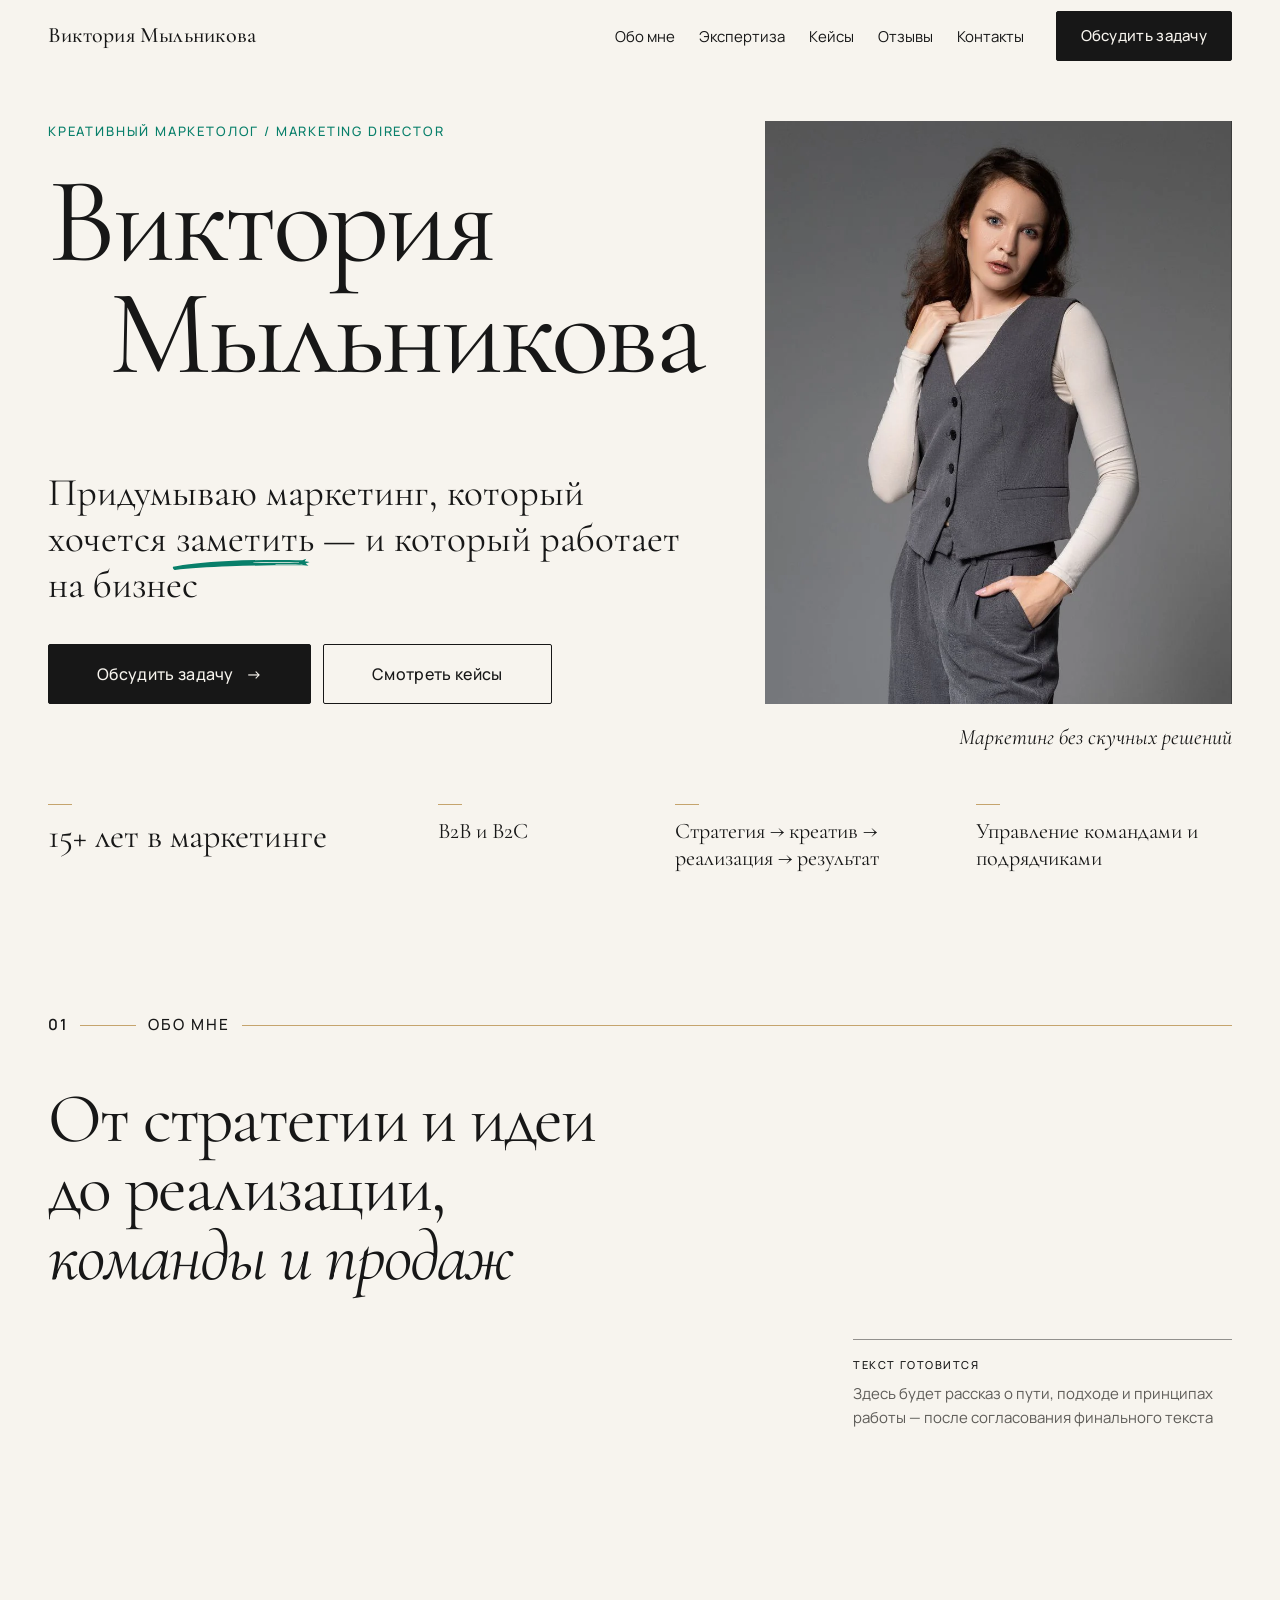
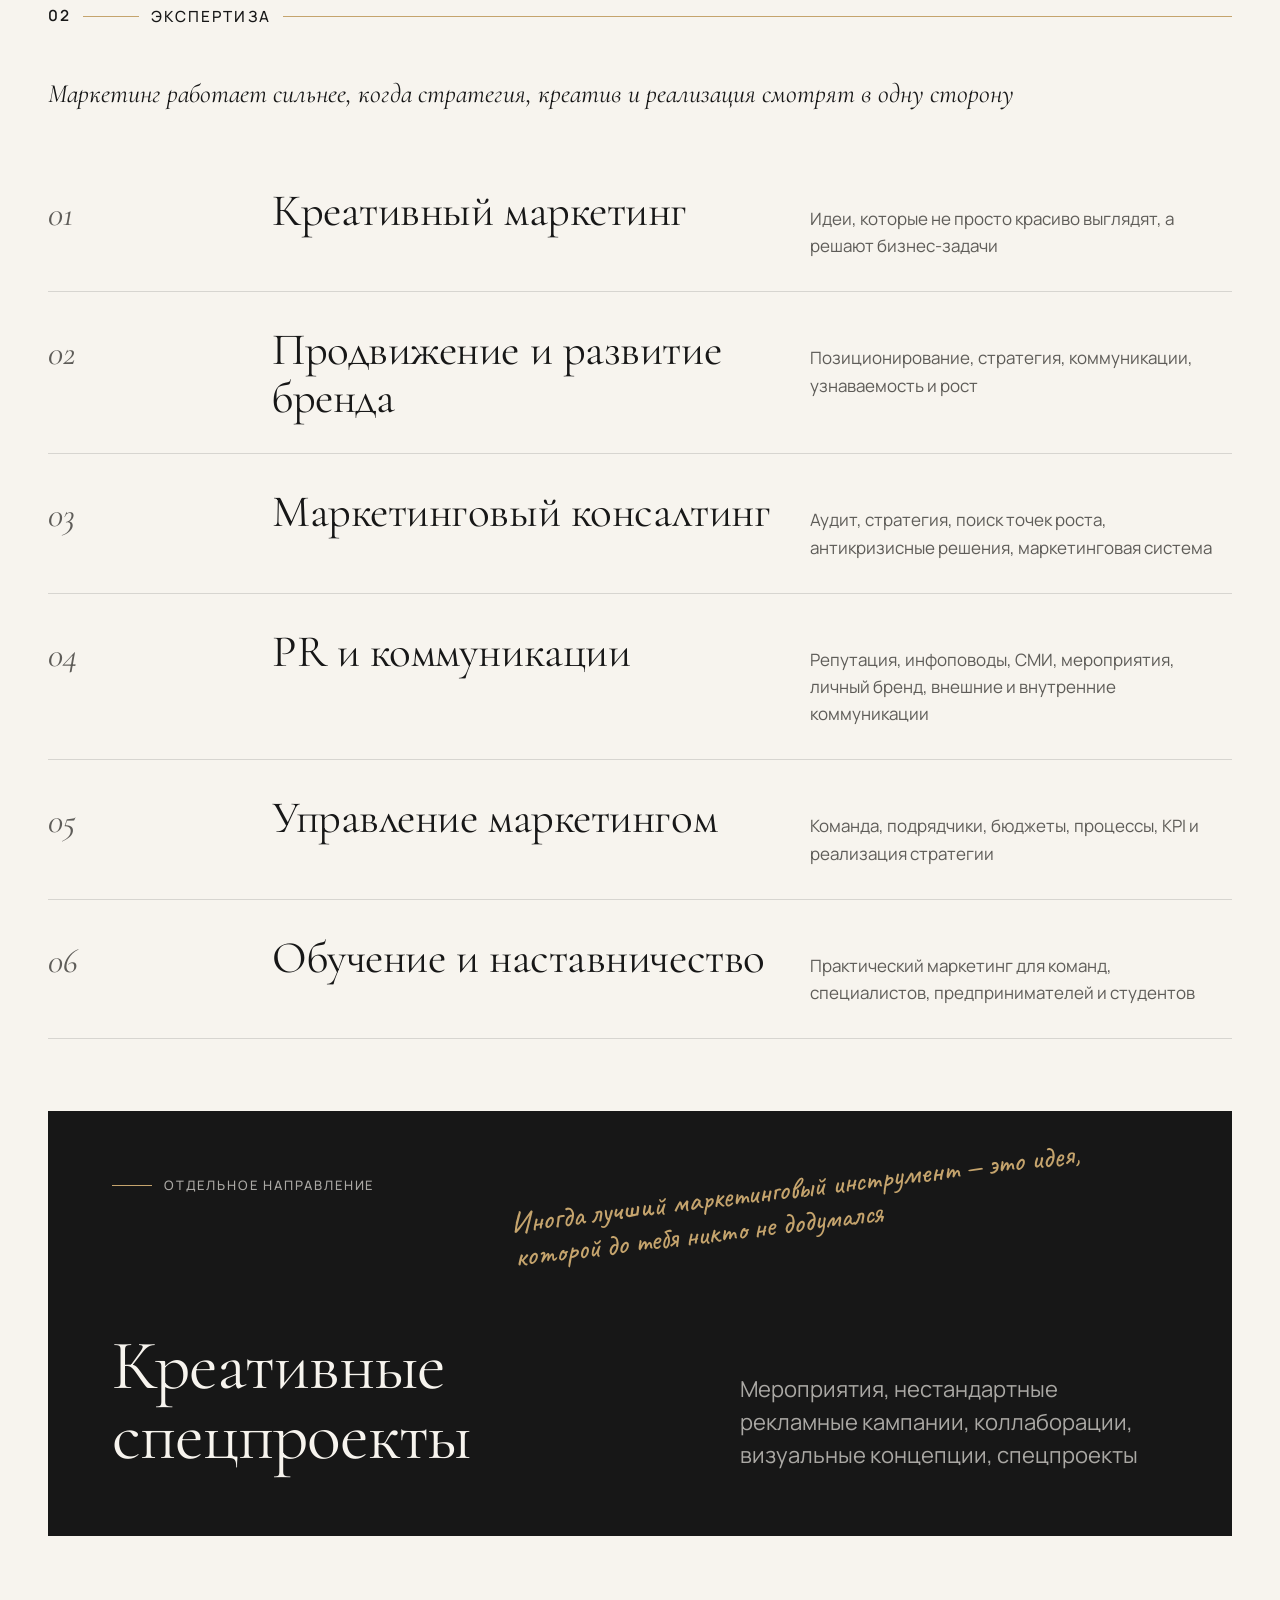
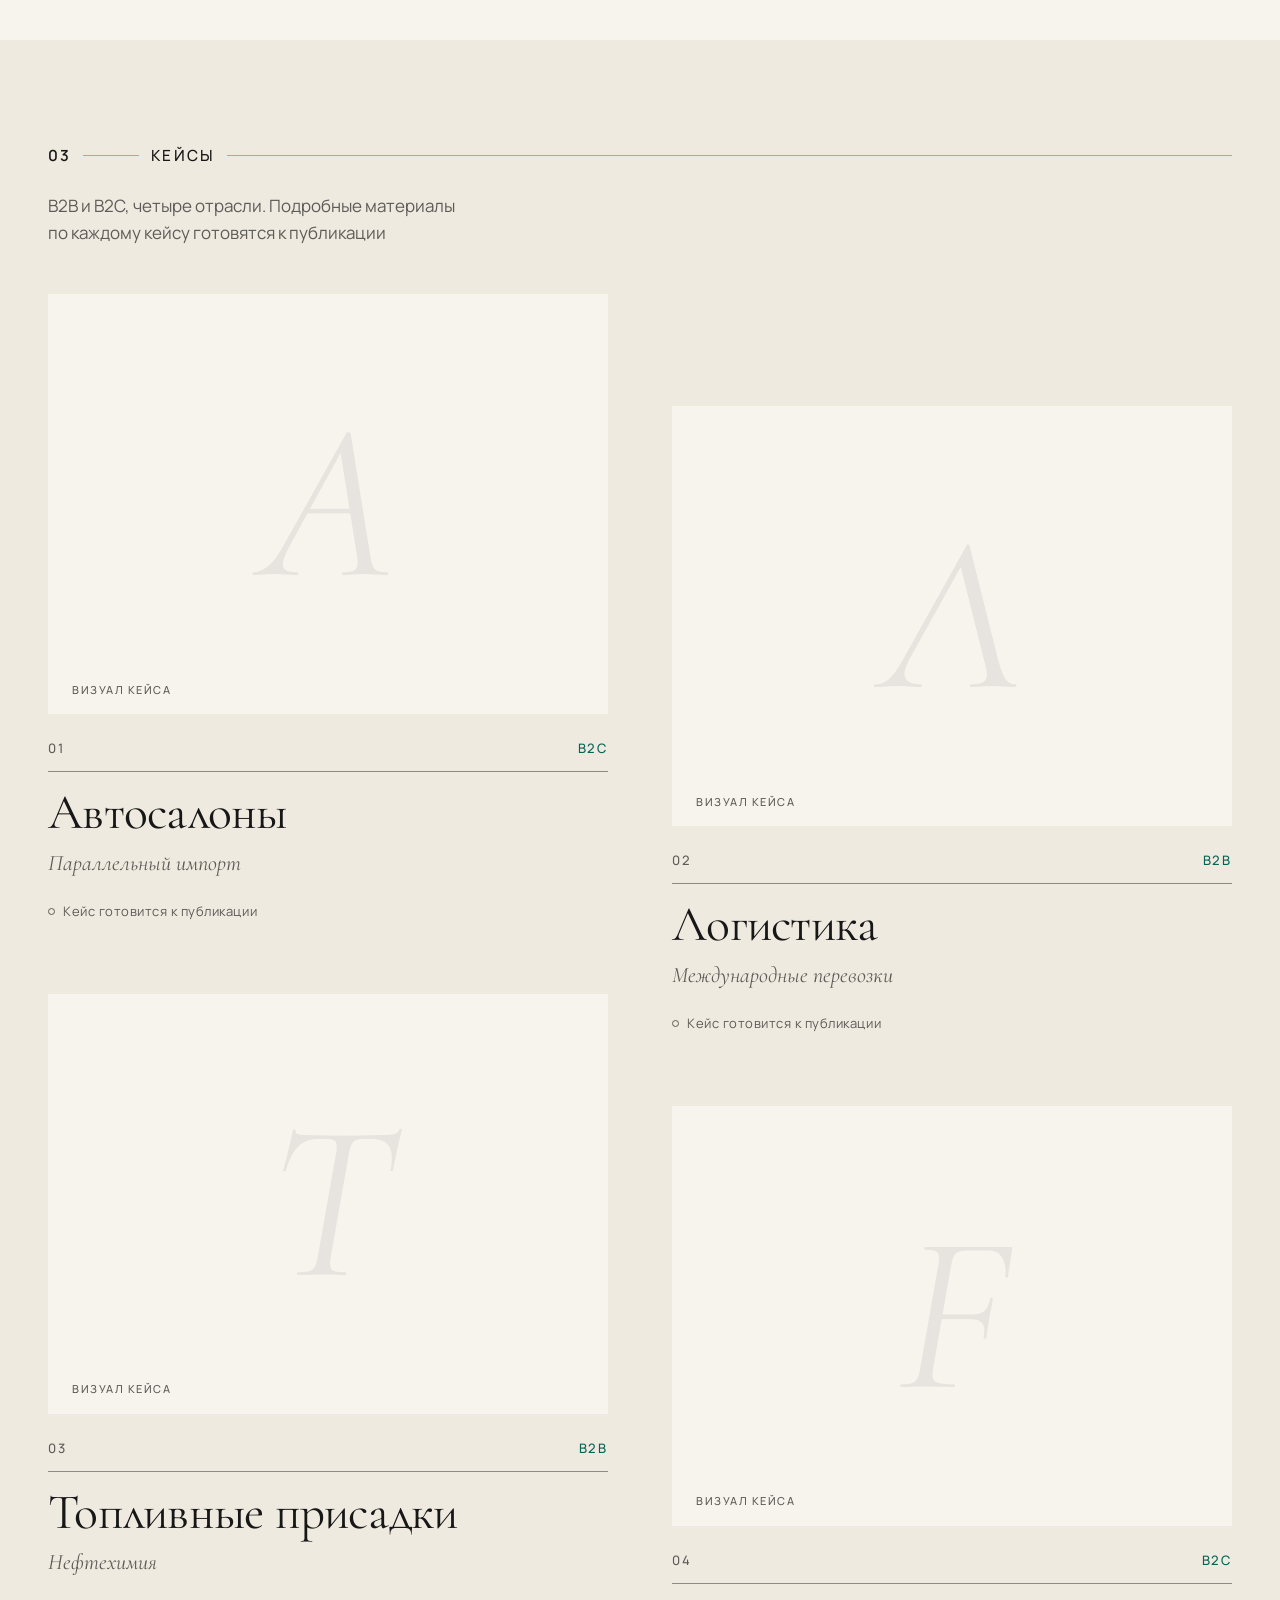
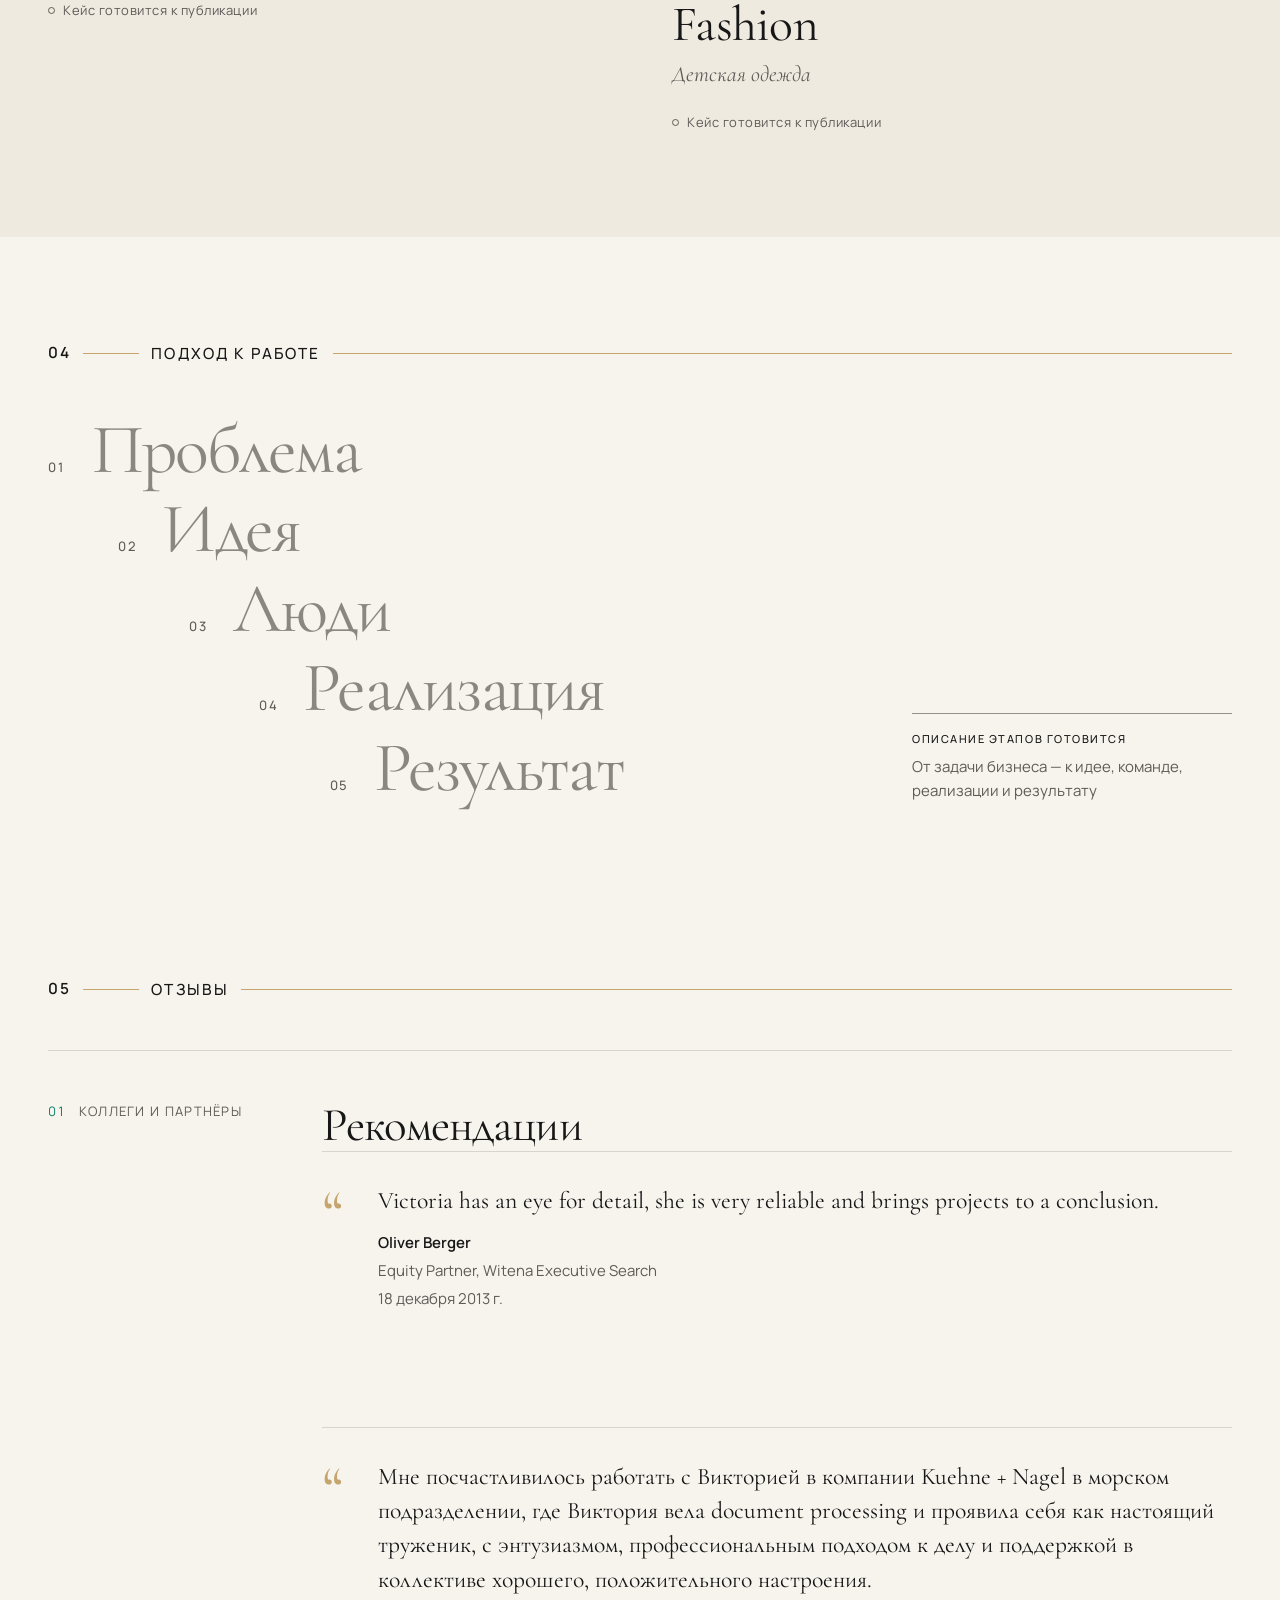
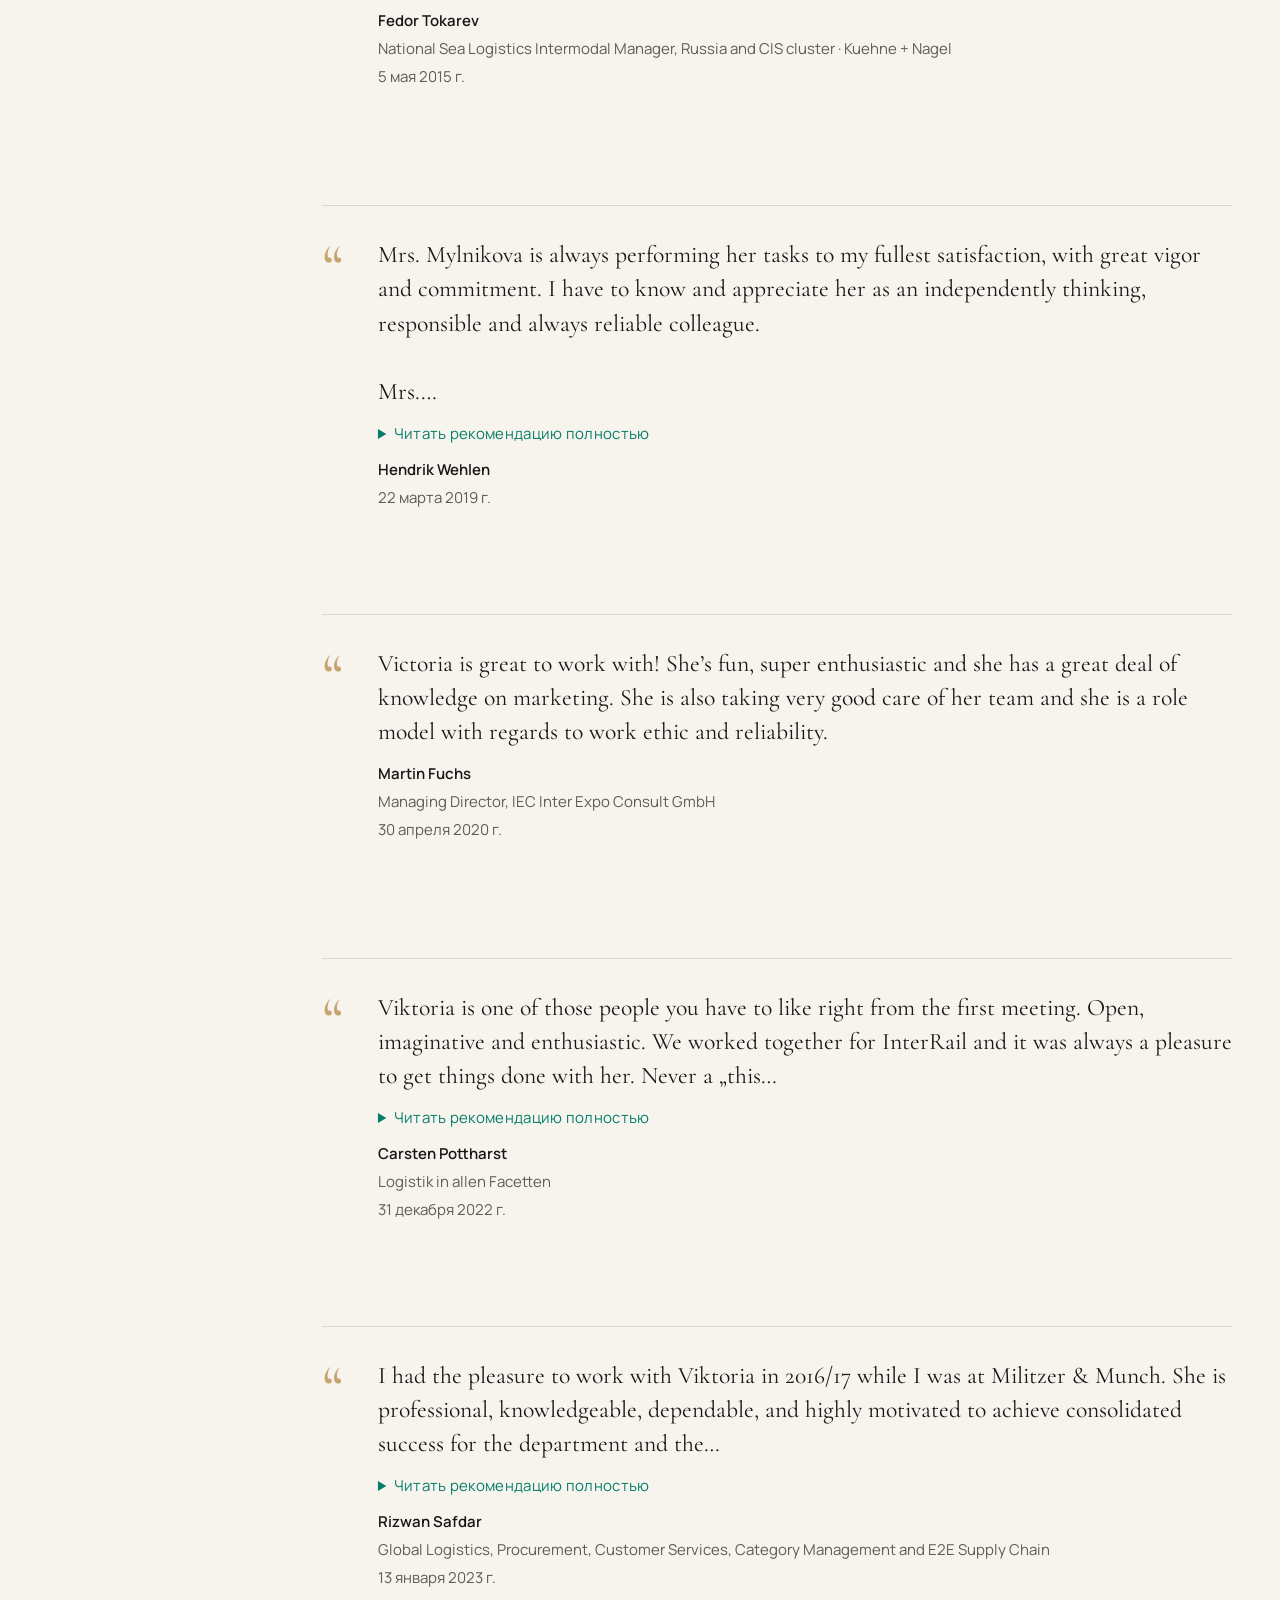
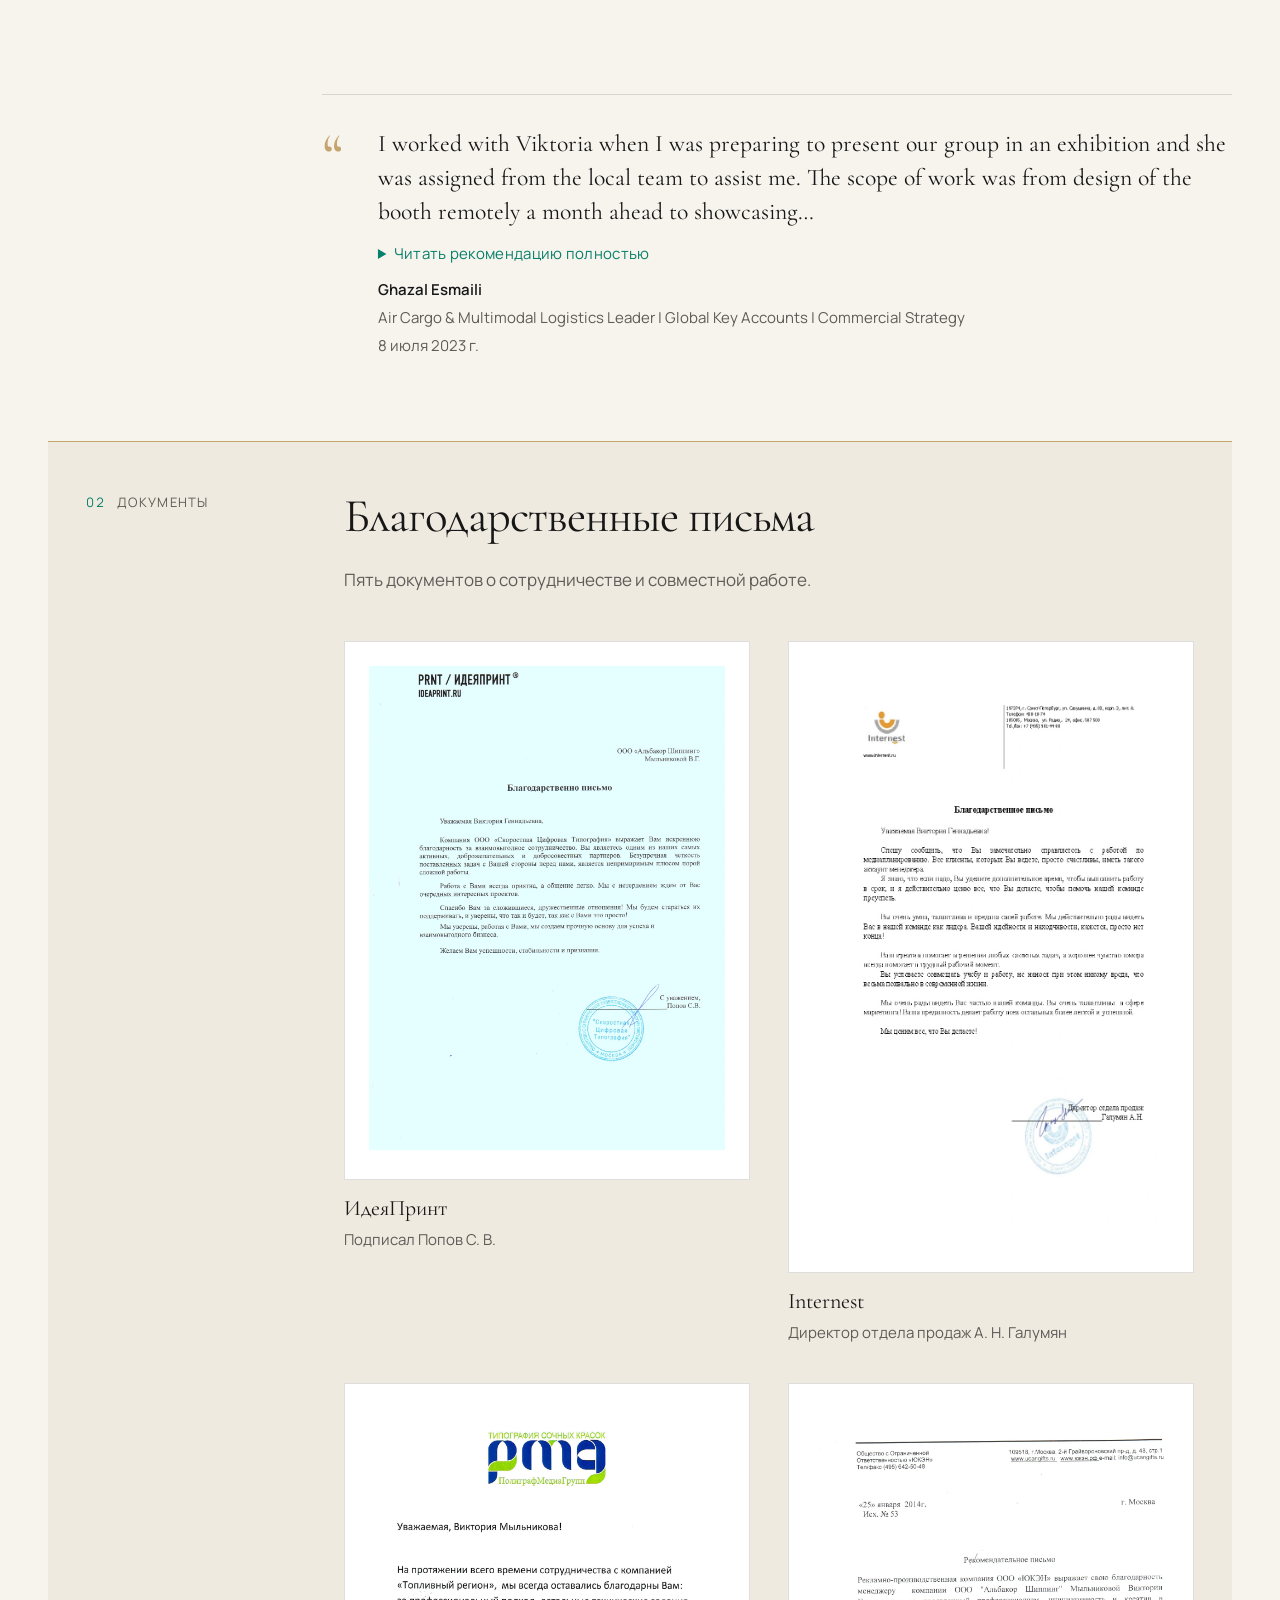
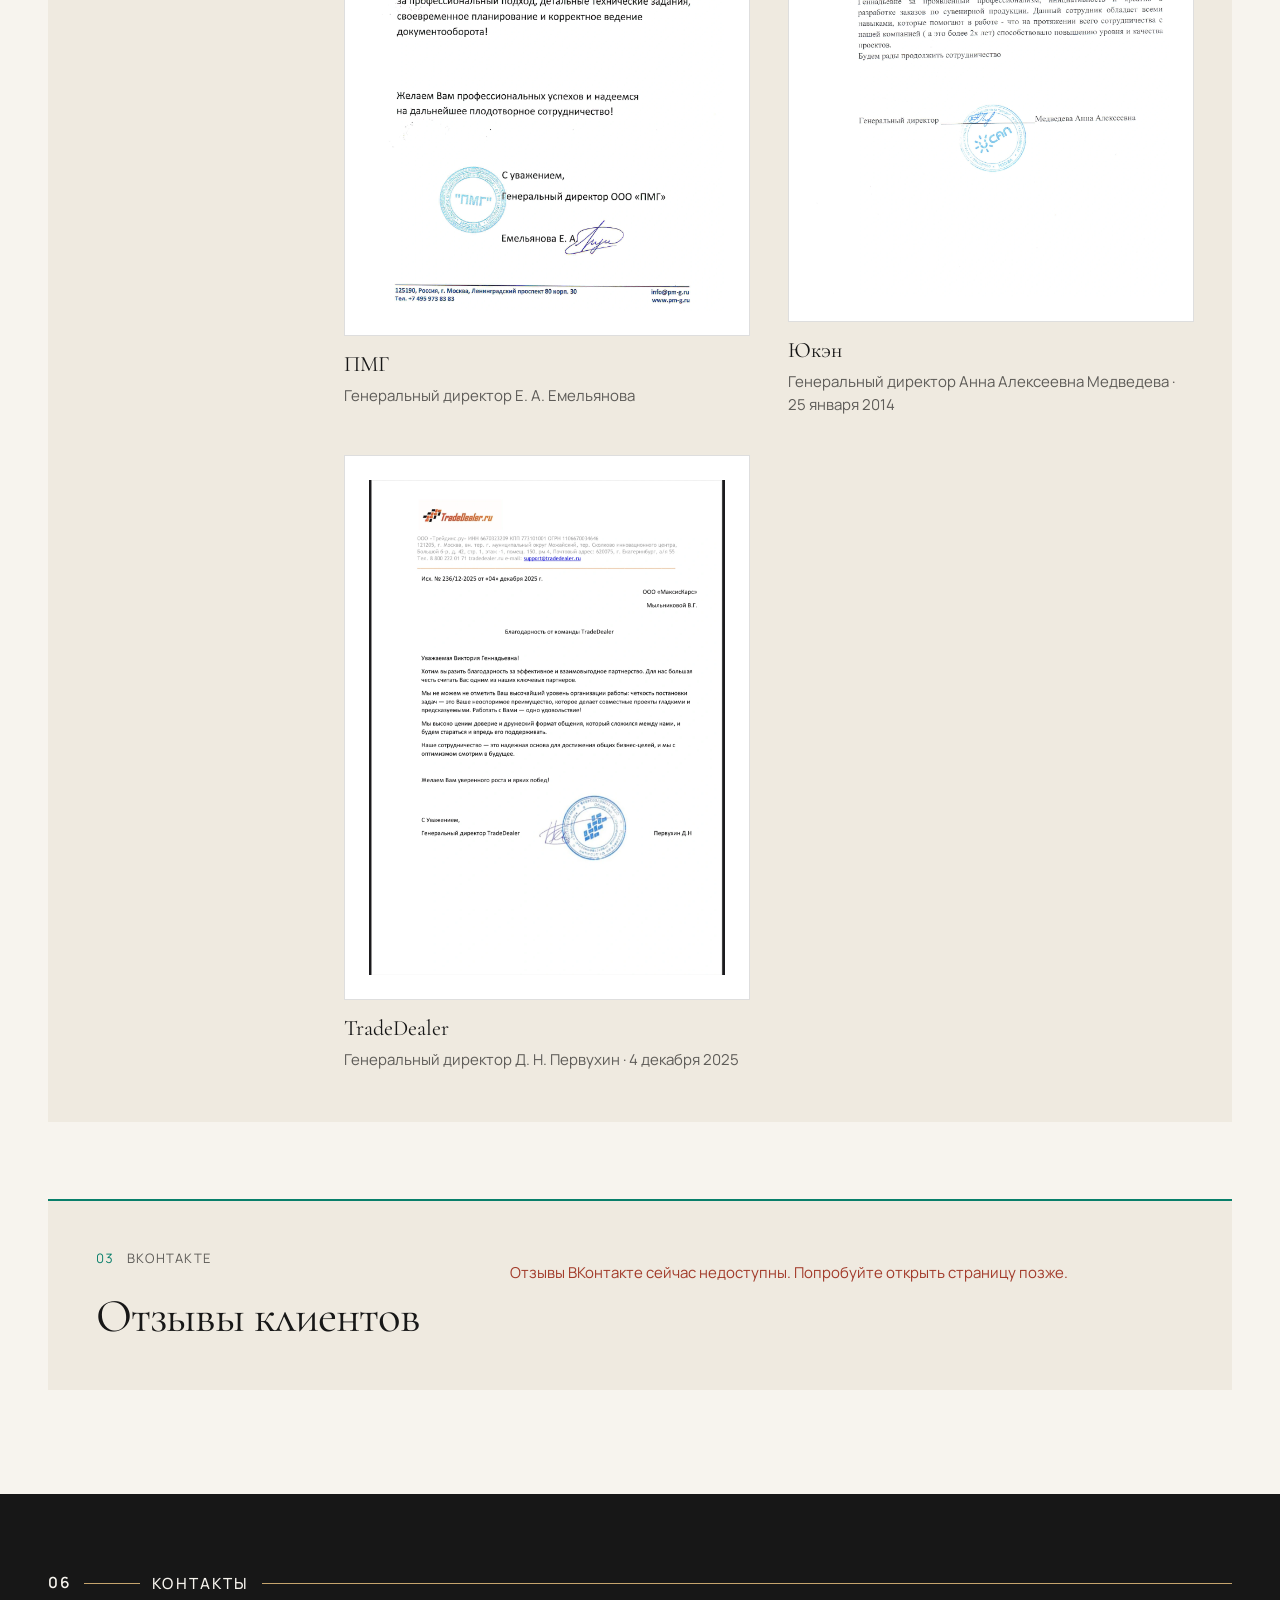
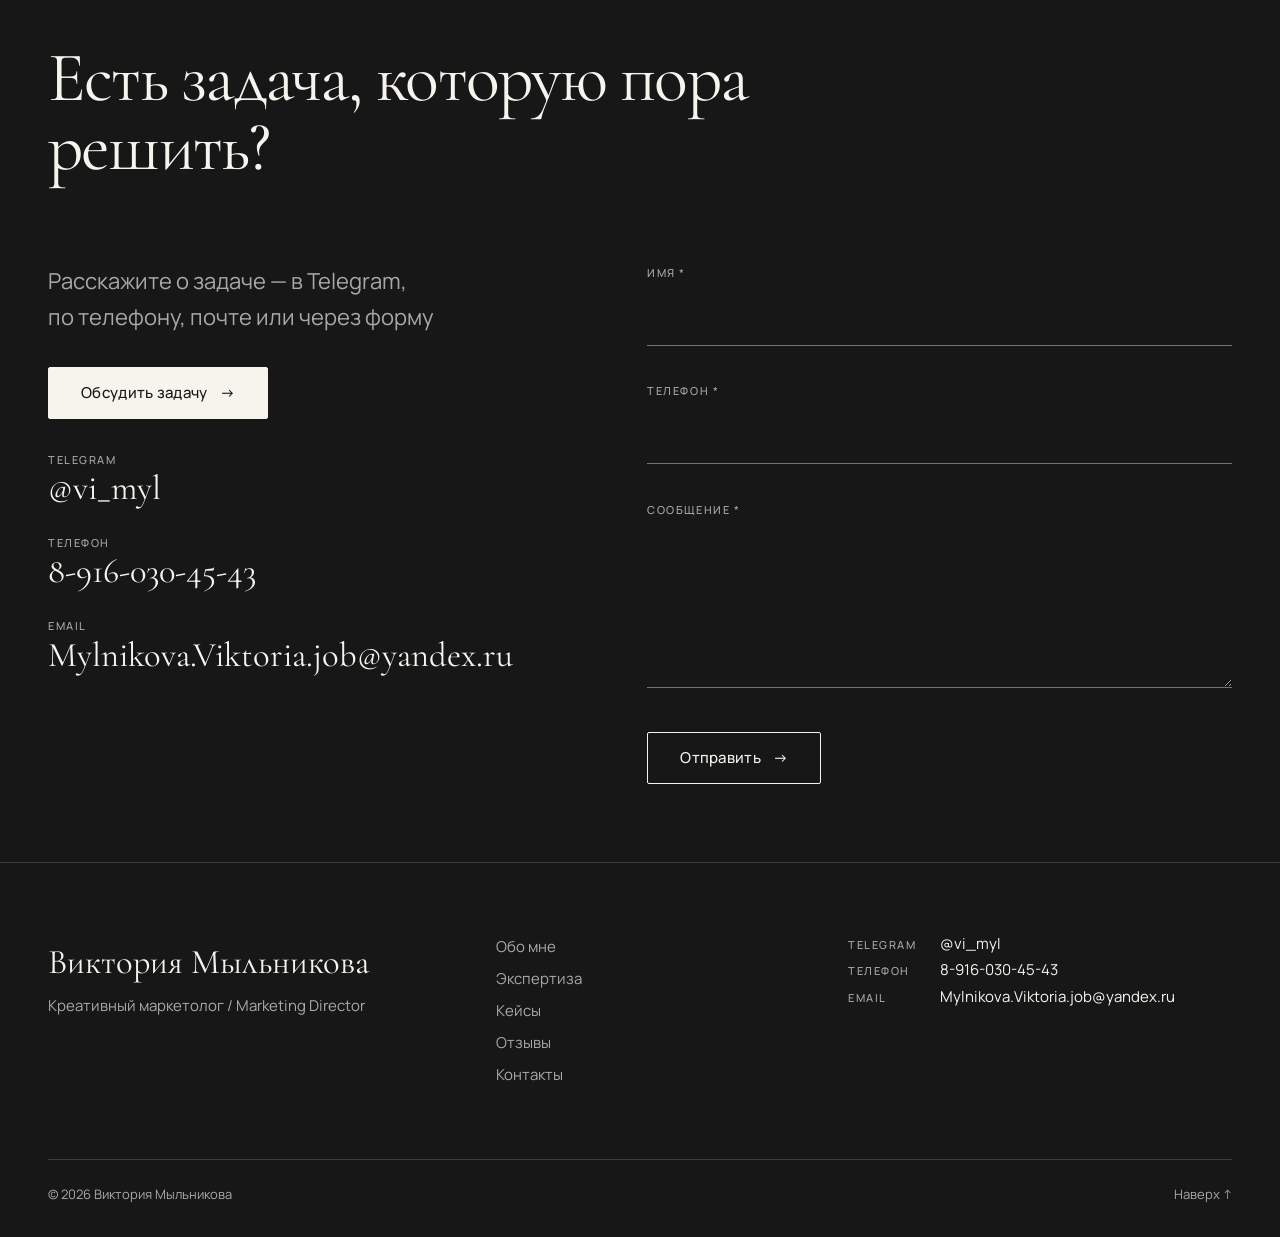
<file: index.html>
<!doctype html>
<html lang="ru">
<head>
  <meta charset="utf-8">
  <meta name="viewport" content="width=device-width, initial-scale=1">
  <title>Виктория Мыльникова — креативный маркетолог, Marketing Director</title>
  <meta name="description" content="Виктория Мыльникова, креативный маркетолог и Marketing Director. Придумываю маркетинг, который хочется заметить — и который работает на бизнес.">
  <meta name="theme-color" content="#F7F4EE">
  <link rel="icon" href="favicon.ico" sizes="48x48">
  <link rel="icon" href="assets/icons/favicon.svg" type="image/svg+xml">

  <link rel="preconnect" href="https://fonts.googleapis.com">
  <link rel="preconnect" href="https://fonts.gstatic.com" crossorigin>
  <link rel="stylesheet" href="https://fonts.googleapis.com/css2?family=Caveat:wght@500&family=Cormorant+Garamond:ital,wght@0,400;0,500;1,400&family=Manrope:wght@400..700&display=swap">
  <link rel="stylesheet" href="css/style.css">

  <!-- Enables reveal-on-scroll styles only when JS runs, before first paint. -->
  <script>document.documentElement.classList.add('js');</script>
  <script src="js/config.js" defer></script>
  <script src="content/site.js" defer></script>
  <script src="content/cases.js" defer></script>
  <script src="content/reviews.js" defer></script>
  <script src="js/dom.js" defer></script>
  <script src="js/api.js" defer></script>
  <script src="https://feedbackcloud.kupiapp.ru/widget/widget.js" defer></script>
  <script src="js/main.js" defer></script>
</head>
<body>
  <a class="skip-link" href="#main">Перейти к содержанию</a>

  <header class="site-header" data-header>
    <div class="container site-header__inner">
      <a class="site-header__brand" href="#top">Виктория Мыльникова</a>

      <button class="nav-toggle" type="button" aria-expanded="false" aria-controls="site-nav" data-nav-toggle>
        <span class="nav-toggle__line"></span>
        <span class="nav-toggle__line"></span>
        <span class="visually-hidden">Меню</span>
      </button>

      <nav class="site-nav" id="site-nav" aria-label="Основная навигация" data-nav>
        <ul class="site-nav__list">
          <li><a class="site-nav__link" href="#about">Обо мне</a></li>
          <li><a class="site-nav__link" href="#expertise">Экспертиза</a></li>
          <li><a class="site-nav__link" href="#cases">Кейсы</a></li>
          <li><a class="site-nav__link" href="#reviews">Отзывы</a></li>
          <li><a class="site-nav__link" href="#contact">Контакты</a></li>
        </ul>
        <a class="button button--primary site-nav__cta" href="#contact">Обсудить задачу</a>
      </nav>
    </div>
  </header>

  <main id="main">
    <section class="hero" id="top" aria-labelledby="hero-title">
      <div class="container hero__grid">
        <div class="hero__intro">
          <p class="eyebrow" data-hero-role data-reveal>Креативный маркетолог / <span class="nowrap">Marketing Director</span></p>
          <h1 class="hero__name" id="hero-title" data-hero-name data-reveal style="--reveal-delay: 80ms">
            <span class="hero__name-line">Виктория</span>
            <span class="hero__name-line hero__name-line--offset">Мыльникова</span>
          </h1>
          <p class="hero__headline" data-hero-headline data-reveal style="--reveal-delay: 200ms">
            Придумываю маркетинг, который хочется
            <span class="mark">заметить<svg class="mark__stroke" viewBox="0 0 200 16" preserveAspectRatio="none" aria-hidden="true" focusable="false"><path fill-rule="evenodd" d="M1.5 12C18 10.1 46 8.2 82 7.3C118 6.4 158 6.2 189 6.8L194.5 5.6L192.4 7.6L199.5 8.2L193.6 9.3L197.8 11.2L190.2 10.9C160 10.8 120 11 84 11.6C52 12.2 24 13.3 4.5 14.6C2.3 14.8 .5 13.1 1.5 12ZM118 8.5C143 8.1 166 8.1 184 8.4L184 8.8C166 8.6 143 8.7 118 8.9ZM150 9.9C168 9.7 180 9.8 189 10.1L189 10.4C180 10.2 168 10.2 150 10.3Z"/></svg></span>&nbsp;— и&nbsp;который работает на&nbsp;бизнес
          </p>
          <div class="hero__actions" data-reveal style="--reveal-delay: 320ms">
            <a class="button button--primary" href="#contact" data-hero-cta="primary">Обсудить задачу <span class="button__arrow" aria-hidden="true">→</span></a>
            <a class="button" href="#cases" data-hero-cta="secondary">Смотреть кейсы</a>
          </div>
        </div>

        <figure class="portrait" data-portrait data-reveal style="--reveal-delay: 160ms">
          <div class="portrait__frame">
            <!-- Portrait: set hero.portrait in content/site.js — the image replaces this placeholder.
                 Composition expects a vertical 4:5 shot. -->
            <div class="portrait__placeholder" aria-hidden="true">
              <span class="portrait__monogram">В<i>М</i></span>
              <span class="portrait__label">Portrait / Victoria Mylnikova</span>
              <span class="portrait__ratio">4 : 5</span>
            </div>
          </div>
          <figcaption class="portrait__caption" data-hero-tagline>Маркетинг без скучных решений</figcaption>
        </figure>

        <ul class="hero__facts" data-hero-facts aria-label="Коротко обо мне"></ul>
      </div>
    </section>

    <section class="section" id="about" aria-labelledby="about-title">
      <div class="container">
        <header class="section-header section-header--label" data-reveal>
          <span class="section-header__index">01</span>
          <h2 class="section-header__title" id="about-title">Обо мне</h2>
        </header>
        <div class="about">
          <p class="about__statement" data-about-statement>
            <span class="about__word" data-reveal>От стратегии и&nbsp;идеи</span>
            <span class="about__word" data-reveal style="--reveal-delay: 90ms">до&nbsp;реализации,</span>
            <span class="about__word about__word--accent" data-reveal style="--reveal-delay: 180ms">команды и&nbsp;продаж</span>
          </p>
          <div class="about__aside placeholder" data-about-text data-reveal>
            <span class="placeholder__label">Текст готовится</span>
            <p>Здесь будет рассказ о&nbsp;пути, подходе и&nbsp;принципах работы — после согласования финального текста</p>
          </div>
        </div>
      </div>
    </section>

    <section class="section" id="expertise" aria-labelledby="expertise-title">
      <div class="container">
        <header class="section-header" data-reveal>
          <span class="section-header__index">02</span>
          <h2 class="section-header__title" id="expertise-title">Экспертиза</h2>
        </header>
        <p class="expertise__intro" data-expertise-intro data-reveal>Маркетинг работает сильнее, когда стратегия, креатив и&nbsp;реализация смотрят в&nbsp;одну сторону</p>
        <ol class="expertise" data-expertise-list></ol>
        <aside class="special" data-expertise-special hidden></aside>
      </div>
    </section>

    <section class="section section--alt" id="cases" aria-labelledby="cases-title">
      <div class="container">
        <header class="section-header" data-reveal>
          <span class="section-header__index">03</span>
          <h2 class="section-header__title" id="cases-title">Кейсы</h2>
          <p class="section-header__lead">B2B и&nbsp;B2C, четыре отрасли. Подробные материалы по&nbsp;каждому кейсу готовятся к&nbsp;публикации</p>
        </header>
        <div class="cases-grid" data-cases-list>
          <noscript><p class="placeholder">Для просмотра кейсов включите JavaScript</p></noscript>
        </div>
      </div>
    </section>

    <section class="section" id="approach" aria-labelledby="approach-title">
      <div class="container">
        <header class="section-header section-header--label" data-reveal>
          <span class="section-header__index">04</span>
          <h2 class="section-header__title" id="approach-title">Подход к&nbsp;работе</h2>
        </header>
        <div class="approach">
          <ol class="approach__list" data-approach-list></ol>
          <div class="approach__note placeholder" data-reveal>
            <span class="placeholder__label">Описание этапов готовится</span>
            <p>От задачи бизнеса — к&nbsp;идее, команде, реализации и&nbsp;результату</p>
          </div>
        </div>
      </div>
    </section>

    <section class="section" id="reviews" aria-labelledby="reviews-title">
      <div class="container">
        <header class="section-header" data-reveal>
          <span class="section-header__index">05</span>
          <h2 class="section-header__title" id="reviews-title">Отзывы</h2>
        </header>
        <div class="reviews-editorial">
          <!-- Keep real recommendations and letters distinct; add their content when approved. -->
          <article class="reviews-editorial__group" aria-labelledby="recommendations-title">
            <div class="reviews-editorial__index"><span>01</span><span>Коллеги и партнёры</span></div>
            <div class="reviews-editorial__body">
              <h3 class="reviews-editorial__title" id="recommendations-title">Рекомендации</h3>
              <p class="reviews-editorial__note">Письменные рекомендации публикуются с разрешения авторов.</p>
              <div class="reviews-list" data-review-items></div>
            </div>
          </article>
          <article class="reviews-editorial__group reviews-editorial__group--letters" aria-labelledby="letters-title">
            <div class="reviews-editorial__index"><span>02</span><span>Документы</span></div>
            <div class="reviews-editorial__body">
              <h3 class="reviews-editorial__title" id="letters-title">Благодарственные письма</h3>
              <p class="reviews-editorial__note">Пять документов о сотрудничестве и совместной работе.</p>
              <div class="review-letters" aria-label="Благодарственные и рекомендательные письма">
                <figure class="review-letter">
                  <a class="review-letter__image-link" href="assets/images/reviews/idea-print.webp" target="_blank" rel="noopener" aria-label="Открыть письмо ИдеяПринт в полном размере">
                    <img class="review-letter__image" src="assets/images/reviews/idea-print.webp" alt="Благодарственное письмо ООО «Скоростная Цифровая Типография», адресованное Виктории Мыльниковой; подпись и печать" loading="lazy">
                  </a>
                  <figcaption class="review-letter__caption"><span>ИдеяПринт</span><span>Подписал Попов С. В.</span></figcaption>
                </figure>
                <figure class="review-letter">
                  <a class="review-letter__image-link" href="assets/images/reviews/internest.webp" target="_blank" rel="noopener" aria-label="Открыть письмо Internest в полном размере">
                    <img class="review-letter__image" src="assets/images/reviews/internest.webp" alt="Благодарственное письмо компании Internest с подписью и печатью" loading="lazy">
                  </a>
                  <figcaption class="review-letter__caption"><span>Internest</span><span>Директор отдела продаж А. Н. Галумян</span></figcaption>
                </figure>
                <figure class="review-letter">
                  <a class="review-letter__image-link" href="assets/images/reviews/pmg.webp" target="_blank" rel="noopener" aria-label="Открыть письмо ПМГ в полном размере">
                    <img class="review-letter__image" src="assets/images/reviews/pmg.webp" alt="Благодарственное письмо ООО «ПМГ» с подписью генерального директора и печатью" loading="lazy">
                  </a>
                  <figcaption class="review-letter__caption"><span>ПМГ</span><span>Генеральный директор Е. А. Емельянова</span></figcaption>
                </figure>
                <figure class="review-letter">
                  <a class="review-letter__image-link" href="assets/images/reviews/uken.webp" target="_blank" rel="noopener" aria-label="Открыть письмо Юкэн в полном размере">
                    <img class="review-letter__image" src="assets/images/reviews/uken.webp" alt="Рекомендательное письмо ООО «Юкэн» от 25 января 2014 года, подписанное генеральным директором Анной Медведевой; печать" loading="lazy">
                  </a>
                  <figcaption class="review-letter__caption"><span>Юкэн</span><span>Генеральный директор Анна Алексеевна Медведева · 25 января 2014</span></figcaption>
                </figure>
                <figure class="review-letter">
                  <a class="review-letter__image-link" href="assets/images/reviews/trade-dealer.webp" target="_blank" rel="noopener" aria-label="Открыть письмо TradeDealer в полном размере">
                    <img class="review-letter__image" src="assets/images/reviews/trade-dealer.webp" alt="Благодарность от команды TradeDealer от 4 декабря 2025 года с подписью генерального директора Д. Н. Первухина и печатью" loading="lazy">
                  </a>
                  <figcaption class="review-letter__caption"><span>TradeDealer</span><span>Генеральный директор Д. Н. Первухин · 4 декабря 2025</span></figcaption>
                </figure>
              </div>
            </div>
          </article>
        </div>
        <section class="reviews-vk" aria-labelledby="reviews-vk-title">
          <div class="reviews-vk__heading">
            <div class="reviews-editorial__index reviews-vk__index"><span>03</span><span>ВКонтакте</span></div>
            <h3 class="reviews-vk__title" id="reviews-vk-title">Отзывы клиентов</h3>
          </div>
          <div class="reviews-vk__content">
            <div id="feedback_vk" class="reviews-vk__widget" aria-live="polite" aria-busy="true"></div>
            <p class="reviews-vk__status" data-vk-reviews-status role="status">Загружаем отзывы ВКонтакте…</p>
          </div>
        </section>
      </div>
    </section>

    <section class="section inverse contact" id="contact" aria-labelledby="contact-title">
      <div class="container">
        <div class="section-header section-header--label" data-reveal>
          <span class="section-header__index">06</span>
          <span class="section-header__title">Контакты</span>
        </div>
        <h2 class="contact__title" id="contact-title" data-reveal>Есть задача, которую пора решить?</h2>

        <div class="contact__grid">
          <div class="contact__aside" data-reveal>
            <p class="contact__lead">Расскажите о&nbsp;задаче — в&nbsp;Telegram, по&nbsp;телефону, почте или через форму</p>
            <a class="button button--primary" href="#lead-name" data-telegram-link>Обсудить задачу <span class="button__arrow" aria-hidden="true">→</span></a>
            <ul class="contact-list" data-contact-list></ul>
          </div>

          <form class="contact-form" data-contact-form novalidate data-reveal style="--reveal-delay: 120ms">
            <div class="field">
              <label class="field__label" for="lead-name">Имя <span aria-hidden="true">*</span></label>
              <input class="field__input" id="lead-name" name="name" type="text" autocomplete="name" maxlength="100" required aria-describedby="lead-name-error">
              <p class="field__error" id="lead-name-error" data-field-error="name"></p>
            </div>
            <div class="field">
              <label class="field__label" for="lead-phone">Телефон <span aria-hidden="true">*</span></label>
              <input class="field__input" id="lead-phone" name="phone" type="tel" autocomplete="tel" inputmode="tel" maxlength="30" required aria-describedby="lead-phone-error">
              <p class="field__error" id="lead-phone-error" data-field-error="phone"></p>
            </div>
            <div class="field">
              <label class="field__label" for="lead-message">Сообщение <span aria-hidden="true">*</span></label>
              <textarea class="field__input" id="lead-message" name="message" rows="4" maxlength="2000" required aria-describedby="lead-message-error"></textarea>
              <p class="field__error" id="lead-message-error" data-field-error="message"></p>
            </div>
            <button class="button contact-form__submit" type="submit">Отправить <span class="button__arrow" aria-hidden="true">→</span></button>
            <p class="contact-form__status" role="status" data-form-status></p>
          </form>
        </div>
      </div>
    </section>
  </main>

  <footer class="site-footer">
    <div class="container site-footer__inner">
      <div class="site-footer__brand">
        <a class="site-footer__name" href="#top">Виктория Мыльникова</a>
        <p>Креативный маркетолог / Marketing Director</p>
      </div>
      <nav class="site-footer__nav" aria-label="Навигация в подвале">
        <ul class="site-footer__links">
          <li><a href="#about">Обо мне</a></li>
          <li><a href="#expertise">Экспертиза</a></li>
          <li><a href="#cases">Кейсы</a></li>
          <li><a href="#reviews">Отзывы</a></li>
          <li><a href="#contact">Контакты</a></li>
        </ul>
      </nav>
      <ul class="contact-list contact-list--compact" data-contact-list></ul>
      <div class="site-footer__bottom">
        <span>© <span data-current-year></span> Виктория Мыльникова</span>
        <a href="#top">Наверх ↑</a>
      </div>
    </div>
  </footer>

  <!-- Mount point for the future AI assistant (VM.config.features.assistant). -->
  <div data-assistant-root hidden></div>

  <!-- Public website AI assistant (THE BOT widget). `defer` keeps a slow or unavailable
       widget server from blocking the site's own content scripts. -->
  <script src="https://the-bot.online/widget/widget.js" data-key="CakMtgBNgTYL7Gv7" defer></script>
</body>
</html>
</file>
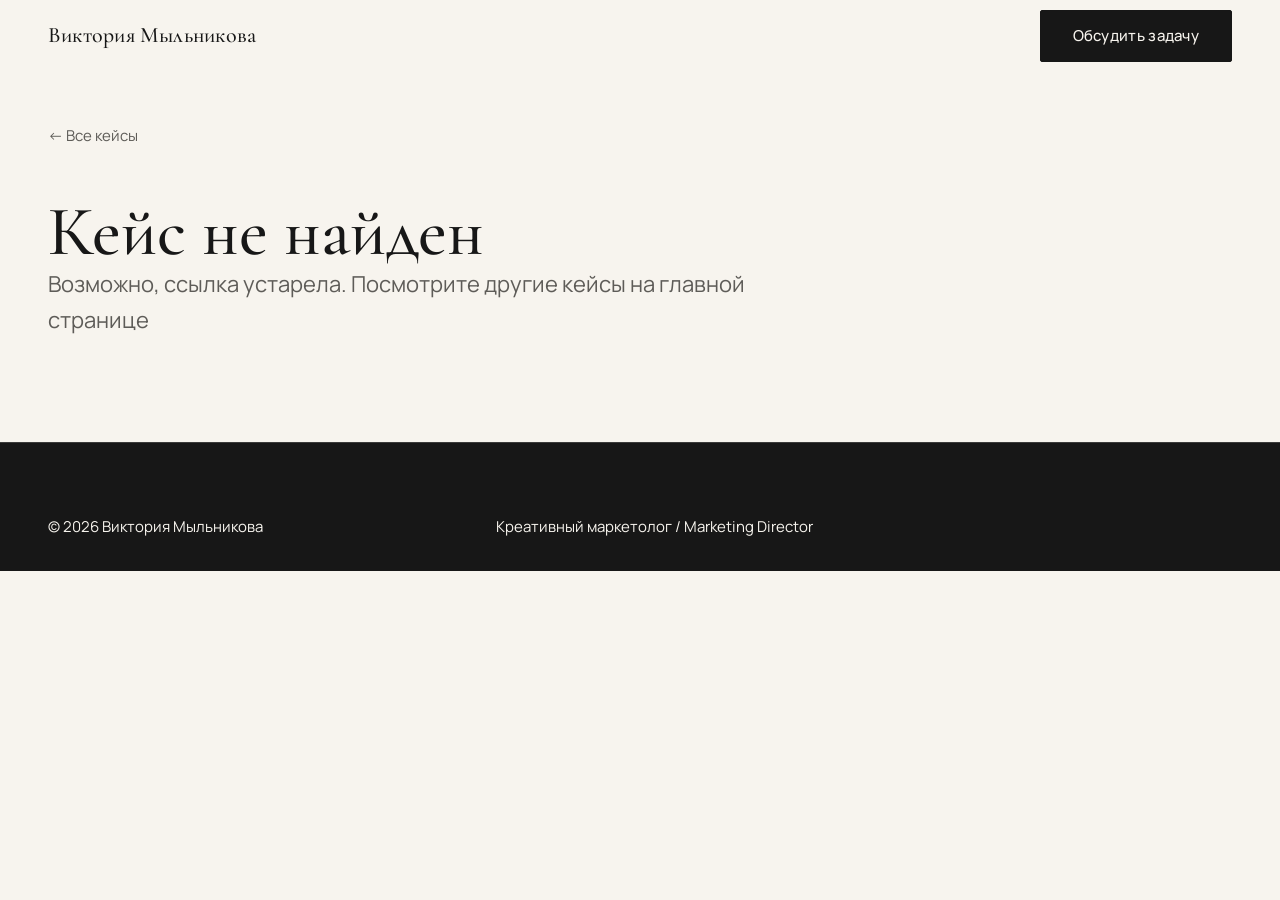
<file: pages/cases/case.html>
<!doctype html>
<html lang="ru">
<head>
  <meta charset="utf-8">
  <meta name="viewport" content="width=device-width, initial-scale=1">
  <title>Кейс — Виктория Мыльникова</title>
  <meta name="theme-color" content="#F7F4EE">
  <link rel="icon" href="../../favicon.ico" sizes="48x48">
  <link rel="icon" href="../../assets/icons/favicon.svg" type="image/svg+xml">

  <link rel="preconnect" href="https://fonts.googleapis.com">
  <link rel="preconnect" href="https://fonts.gstatic.com" crossorigin>
  <link rel="stylesheet" href="https://fonts.googleapis.com/css2?family=Cormorant+Garamond:ital,wght@0,400;0,500;1,400&family=Manrope:wght@400;500;600&display=swap">
  <link rel="stylesheet" href="../../css/style.css">

  <script src="../../js/config.js" defer></script>
  <script src="../../content/cases.js" defer></script>
  <script src="../../js/dom.js" defer></script>
  <script src="../../js/api.js" defer></script>
  <script src="../../js/main.js" defer></script>
  <script src="../../js/case-detail.js" defer></script>
</head>
<body>
  <a class="skip-link" href="#main">Перейти к содержанию</a>

  <header class="site-header" data-header>
    <div class="container site-header__inner">
      <a class="site-header__brand" href="../../index.html">Виктория Мыльникова</a>
      <a class="button button--primary site-header__cta" href="../../index.html#contact">Обсудить задачу</a>
    </div>
  </header>

  <main id="main" class="case-page">
    <div class="container">
      <a class="back-link" href="../../index.html#cases">← Все кейсы</a>
      <article class="case" data-case-detail>
        <noscript><p class="placeholder">Для просмотра кейса включите JavaScript</p></noscript>
      </article>
    </div>
  </main>

  <footer class="site-footer">
    <div class="container site-footer__inner">
      <span>© <span data-current-year></span> Виктория Мыльникова</span>
      <span>Креативный маркетолог / Marketing Director</span>
    </div>
  </footer>

  <!-- Public website AI assistant (THE BOT widget). `defer` keeps a slow or unavailable
       widget server from blocking the site's own content scripts. -->
  <script src="https://the-bot.online/widget/widget.js" data-key="CakMtgBNgTYL7Gv7" defer></script>
</body>
</html>
</file>
<file: css/style.css>
/* ==========================================================================
   Design tokens
   Breakpoints (mobile-first, min-width): 640px tablet · 960px laptop · 1280px desktop.
   The header switches to the inline navigation at 1024px (see js/main.js).
   CSS variables cannot be used inside media queries, so the values are repeated below.
   ========================================================================== */

:root {
  /* Palette */
  --color-ivory: #F7F4EE;
  --color-ivory-deep: #EFEAE0;
  --color-graphite: #171717;
  --color-emerald: #087F6A;
  --color-emerald-deep: #066455;
  --color-gold: #C5A46D;

  /* Semantic roles — components use these, not the raw palette.
     Emerald is an accent only; gold is reserved for rare decorative details. */
  --color-bg: var(--color-ivory);
  --color-bg-alt: var(--color-ivory-deep);
  --color-text: var(--color-graphite);
  --color-text-muted: #5E5C58;
  /* Large type only: ≈3.3:1 on ivory, passes AA for text from 24px. */
  --color-text-faint: #8A8781;
  --color-ghost: rgba(23, 23, 23, 0.07);
  --color-border: rgba(23, 23, 23, 0.14);
  --color-border-strong: rgba(23, 23, 23, 0.45);
  --color-accent: var(--color-emerald);
  --color-accent-hover: var(--color-emerald-deep);
  --color-decor: var(--color-gold);
  --color-error: #A23B2A;
  --color-focus: var(--color-emerald);

  /* Typography */
  --font-display: "Cormorant Garamond", "Times New Roman", Georgia, serif;
  --font-body: "Manrope", system-ui, -apple-system, "Segoe UI", Roboto, sans-serif;
  /* Handwritten asides only (special projects note). */
  --font-hand: "Caveat", "Segoe Print", "Bradley Hand", cursive;

  --text-xs: 0.8125rem;
  --text-sm: 0.9375rem;
  --text-base: 1.0625rem;
  --text-lg: clamp(1.125rem, 1rem + 0.5vw, 1.375rem);
  --text-xl: clamp(1.5rem, 1.2rem + 1.2vw, 2.25rem);
  --text-2xl: clamp(2.5rem, 1.6rem + 3.6vw, 5rem);
  /* One size for every large editorial heading inside sections — clearly below the hero name. */
  --text-editorial: clamp(2.5rem, 1.5rem + 3.6vw, 4.75rem);
  /* Section markers «01 ─ ОБО МНЕ ───». */
  --text-marker: clamp(0.875rem, 0.8rem + 0.2vw, 1rem);

  --leading-tight: 1.02;
  --leading-snug: 1.25;
  --leading-normal: 1.6;
  --tracking-wide: 0.14em;

  /* Spacing */
  --space-1: 0.25rem;
  --space-2: 0.5rem;
  --space-3: 0.75rem;
  --space-4: 1rem;
  --space-5: 1.5rem;
  --space-6: 2rem;
  --space-7: 3rem;
  --space-8: 4.5rem;
  --space-9: 7rem;
  --section-space: clamp(4.5rem, 2.5rem + 5vw, 8rem);
  /* Top space before the section marker on sections without their own background. */
  --section-lead: clamp(3rem, 2rem + 3vw, 4.75rem);

  /* Layout */
  --container-max: 80rem;
  --container-narrow: 46rem;
  --gutter: clamp(1rem, 4vw, 3rem);
  --header-height: 4.5rem;

  /* Shape & motion */
  --radius-sm: 2px;
  --radius-md: 4px;
  --duration-fast: 160ms;
  --duration-base: 280ms;
  --duration-slow: 900ms;
  --expertise-hover: 600ms;
  --ease-out: cubic-bezier(0.22, 0.61, 0.36, 1);
}

/* Dark surfaces (final CTA, footer): the same semantic roles, inverted.
   Components keep using the roles and adapt automatically. */
.inverse,
.site-footer {
  --color-bg: var(--color-graphite);
  --color-bg-alt: #202020;
  --color-text: var(--color-ivory);
  --color-text-muted: rgba(247, 244, 238, 0.66);
  --color-text-faint: rgba(247, 244, 238, 0.5);
  --color-ghost: rgba(247, 244, 238, 0.06);
  --color-border: rgba(247, 244, 238, 0.16);
  --color-border-strong: rgba(247, 244, 238, 0.42);
  --color-error: #E8A090;
  --color-focus: var(--color-ivory);
  background: var(--color-bg);
  color: var(--color-text);
}

/* ==========================================================================
   Base
   ========================================================================== */

*,
*::before,
*::after {
  box-sizing: border-box;
}

html {
  -webkit-text-size-adjust: 100%;
  scroll-padding-top: var(--header-height);
}

html[data-nav-open] {
  overflow: hidden;
}

@media (prefers-reduced-motion: no-preference) {
  html {
    scroll-behavior: smooth;
  }
}

body {
  margin: 0;
  min-height: 100vh;
  overflow-x: clip;
  background: var(--color-bg);
  color: var(--color-text);
  font-family: var(--font-body);
  font-size: var(--text-base);
  line-height: var(--leading-normal);
  -webkit-font-smoothing: antialiased;
  -moz-osx-font-smoothing: grayscale;
  text-rendering: optimizeLegibility;
}

h1,
h2,
h3,
h4,
p,
ul,
ol,
dl,
dd,
figure,
blockquote {
  margin: 0;
}

h1,
h2,
h3 {
  font-family: var(--font-display);
  font-weight: 500;
  line-height: var(--leading-snug);
}

ul[class],
ol[class] {
  padding: 0;
  list-style: none;
}

img,
svg,
video {
  display: block;
  max-width: 100%;
  height: auto;
}

a {
  color: inherit;
  text-decoration-thickness: 1px;
  text-underline-offset: 0.2em;
  transition: color var(--duration-base) var(--ease-out);
}

/* Text links: Muted Gold while interacting. Hover only where a pointer can hover
   (no sticky hover on touch); tap gives :active; keyboard gives :focus-visible.
   Buttons and whole-card links keep their own states. */
a:not(.button, .case-card):active,
a:not(.button, .case-card):focus-visible {
  color: var(--color-decor);
}

@media (hover: hover) {
  a:not(.button, .case-card):hover {
    color: var(--color-decor);
  }
}

button,
input,
textarea {
  font: inherit;
  color: inherit;
}

:focus-visible {
  outline: 2px solid var(--color-focus);
  outline-offset: 3px;
}

::selection {
  background: var(--color-graphite);
  color: var(--color-ivory);
}

.visually-hidden {
  position: absolute;
  width: 1px;
  height: 1px;
  margin: -1px;
  padding: 0;
  overflow: hidden;
  clip: rect(0 0 0 0);
  white-space: nowrap;
  border: 0;
}

.skip-link {
  position: absolute;
  top: var(--space-2);
  left: var(--space-2);
  z-index: 100;
  padding: var(--space-2) var(--space-4);
  background: var(--color-graphite);
  color: var(--color-ivory);
  transform: translateY(-200%);
}

.skip-link:focus {
  transform: none;
}

/* ==========================================================================
   Layout
   ========================================================================== */

.container {
  width: 100%;
  max-width: calc(var(--container-max) + 2 * var(--gutter));
  margin-inline: auto;
  padding-inline: var(--gutter);
}

/* Section rhythm: previous section closes (padding-bottom) → air → section marker
   (its gold rule runs across the row) → content. Sections on their own background
   (alt, inverse) and the one right after an alt section keep the full top space. */
.section {
  padding-block: var(--section-space);
}

.section:not(.section--alt, .inverse, .section--alt + .section) {
  padding-top: var(--section-lead);
}

.section--alt {
  background: var(--color-bg-alt);
}

/* Every section opens with the same marker row:
   «01 ─ НАЗВАНИЕ ──────────» — number, short gold rule, title, and the gold
   rule continued to the end of the container, on one centre line.
   An optional lead (cases) drops to its own line below. */
.section-header {
  display: flex;
  flex-wrap: wrap;
  align-items: center;
  gap: var(--space-3);
  margin-bottom: clamp(var(--space-6), 1.5rem + 2vw, var(--space-7));
}

.section-header::after {
  content: "";
  flex: 1 1 0;
  min-width: var(--space-5);
  height: 1px;
  background: var(--color-decor);
}

.section-header__index {
  display: flex;
  align-items: center;
  gap: var(--space-3);
  font-size: var(--text-marker);
  font-weight: 600;
  letter-spacing: var(--tracking-wide);
  color: var(--color-text);
}

/* A short gold rule — one of the few intended uses of the decorative colour. */
.section-header__index::after {
  content: "";
  width: 3.5rem;
  height: 1px;
  background: var(--color-decor);
}

.section-header__title {
  font-family: var(--font-body);
  font-size: var(--text-marker);
  font-weight: 500;
  line-height: 1.4;
  letter-spacing: var(--tracking-wide);
  text-transform: uppercase;
  white-space: nowrap;
  transition:
    color var(--duration-slow) var(--ease-out),
    font-weight var(--duration-slow) var(--ease-out);
}

/* Section being read (js/main.js → initSectionIndicator): only the title
   changes — Emerald and a step bolder (Manrope is loaded as a variable font,
   so the weight eases too). Number and gold rules stay as they are. */
.section-header.is-current .section-header__title {
  color: var(--color-emerald);
  font-weight: 700;
}

/* Sections receive focus after an in-page link; no outline on the whole block. */
main > section:focus {
  outline: none;
}

/* Full row so it always wraps under the marker; the text itself stays ~28rem wide. */
.section-header__lead {
  order: 1;
  flex-basis: 100%;
  padding-right: max(0px, calc(100% - 28rem));
  margin-top: var(--space-3);
  color: var(--color-text-muted);
}

/* ==========================================================================
   Typography helpers
   ========================================================================== */

.eyebrow {
  font-size: var(--text-xs);
  font-weight: 500;
  letter-spacing: var(--tracking-wide);
  text-transform: uppercase;
  color: var(--color-text-muted);
}

.nowrap {
  white-space: nowrap;
}

.prose {
  display: grid;
  gap: var(--space-4);
  max-width: var(--container-narrow);
}

/* ==========================================================================
   Buttons
   ========================================================================== */

.button {
  display: inline-flex;
  align-items: center;
  justify-content: center;
  gap: var(--space-3);
  min-height: 3.25rem;
  padding: var(--space-3) var(--space-6);
  border: 1px solid var(--color-text);
  border-radius: var(--radius-sm);
  background: transparent;
  color: var(--color-text);
  font-size: var(--text-sm);
  font-weight: 500;
  letter-spacing: 0.02em;
  text-decoration: none;
  cursor: pointer;
  transition:
    background-color var(--duration-base) var(--ease-out),
    border-color var(--duration-base) var(--ease-out),
    color var(--duration-base) var(--ease-out);
}

/* Both buttons share one interaction state: Emerald fill, light text. */
.button:not(:disabled):active,
.button:not(:disabled):focus-visible {
  background: var(--color-emerald);
  border-color: var(--color-emerald);
  color: var(--color-ivory);
}

@media (hover: hover) {
  .button:not(:disabled):hover {
    background: var(--color-emerald);
    border-color: var(--color-emerald);
    color: var(--color-ivory);
  }
}

.button--primary {
  background: var(--color-text);
  color: var(--color-bg);
}

.button__arrow {
  display: inline-block;
  transition: transform var(--duration-base) var(--ease-out);
}

.button:hover .button__arrow {
  transform: translateX(0.25rem);
}

.button:disabled {
  opacity: 0.5;
  cursor: not-allowed;
}

/* ==========================================================================
   Header & navigation
   ========================================================================== */

.site-header {
  position: sticky;
  top: 0;
  z-index: 50;
  border-bottom: 1px solid transparent;
  transition:
    background-color var(--duration-base) var(--ease-out),
    border-color var(--duration-base) var(--ease-out);
}

.site-header[data-scrolled] {
  background: rgba(247, 244, 238, 0.9);
  border-bottom-color: var(--color-border);
  -webkit-backdrop-filter: blur(12px);
  backdrop-filter: blur(12px);
}

/* backdrop-filter would become the containing block of the fixed mobile menu. */
.site-header[data-nav-open] {
  background: var(--color-bg);
  -webkit-backdrop-filter: none;
  backdrop-filter: none;
}

.site-header__inner {
  display: flex;
  align-items: center;
  justify-content: space-between;
  gap: var(--space-5);
  min-height: var(--header-height);
}

.site-header__brand {
  font-family: var(--font-display);
  font-size: 1.375rem;
  font-weight: 500;
  letter-spacing: 0.01em;
  text-decoration: none;
  white-space: nowrap;
}

/* Standalone header CTA (pages without the full navigation). */
.site-header__cta {
  display: none;
}

@media (min-width: 640px) {
  .site-header__cta {
    display: inline-flex;
  }
}

.nav-toggle {
  display: grid;
  gap: 7px;
  place-content: center;
  width: 3rem;
  height: 3rem;
  margin-right: calc(-1 * var(--space-3));
  padding: 0;
  border: 0;
  background: none;
  cursor: pointer;
}

.nav-toggle__line {
  width: 1.625rem;
  height: 1px;
  background: currentColor;
  transition: transform var(--duration-base) var(--ease-out);
}

.site-header[data-nav-open] .nav-toggle__line:first-child {
  transform: translateY(4px) rotate(45deg);
}

.site-header[data-nav-open] .nav-toggle__line:nth-child(2) {
  transform: translateY(-4px) rotate(-45deg);
}

/* Mobile: full-screen editorial menu. */
.site-nav {
  position: fixed;
  inset: var(--header-height) 0 0;
  display: none;
  flex-direction: column;
  justify-content: space-between;
  gap: var(--space-7);
  padding: var(--space-5) var(--gutter) var(--space-7);
  overflow-y: auto;
  background: var(--color-bg);
}

.site-header[data-nav-open] .site-nav {
  display: flex;
  animation: nav-in var(--duration-base) var(--ease-out);
}

@keyframes nav-in {
  from {
    opacity: 0;
    transform: translateY(-0.5rem);
  }
}

.site-nav__list {
  display: grid;
  counter-reset: nav;
}

.site-nav__link {
  display: flex;
  align-items: baseline;
  gap: var(--space-4);
  padding-block: var(--space-4);
  border-bottom: 1px solid var(--color-border);
  font-family: var(--font-display);
  font-size: clamp(2rem, 1.6rem + 2vw, 2.75rem);
  line-height: 1.1;
  text-decoration: none;
}

.site-nav__link::before {
  counter-increment: nav;
  content: counter(nav, decimal-leading-zero);
  font-family: var(--font-body);
  font-size: var(--text-xs);
  letter-spacing: var(--tracking-wide);
  color: var(--color-text-muted);
}

.site-nav__cta {
  width: 100%;
}

@media (min-width: 1024px) {
  .nav-toggle {
    display: none;
  }

  .site-nav,
  .site-header[data-nav-open] .site-nav {
    position: static;
    display: flex;
    flex-direction: row;
    align-items: center;
    gap: var(--space-6);
    padding: 0;
    overflow: visible;
    background: none;
    animation: none;
  }

  .site-nav__list {
    display: flex;
    gap: var(--space-5);
  }

  /* Underline grows from the left on hover; colour turns Muted Gold (see a:hover). */
  .site-nav__link {
    display: inline;
    padding-block: var(--space-1);
    border: 0;
    background: linear-gradient(currentColor, currentColor) left bottom / 0 1px no-repeat;
    font-family: var(--font-body);
    font-size: var(--text-sm);
    transition:
      color var(--duration-base) var(--ease-out),
      background-size var(--duration-base) var(--ease-out);
  }

  .site-nav__link::before {
    content: none;
  }

  .site-nav__link:hover,
  .site-nav__link:focus-visible {
    background-size: 100% 1px;
  }

  .site-nav__cta {
    width: auto;
    min-height: 2.75rem;
    padding-inline: var(--space-5);
  }
}

/* ==========================================================================
   Hero
   ========================================================================== */

/* Mobile: content starts close under the header; the proof strip closes the
   hero with the same air as before a section marker. */
.hero {
  padding-block: var(--space-4) var(--section-lead);
}

.hero__grid {
  display: grid;
  gap: var(--space-7);
}

.hero__intro {
  display: grid;
  align-content: end;
  gap: var(--space-5);
}

.hero__name {
  font-size: clamp(3.5rem, 0.9rem + 11vw, 7rem);
  font-weight: 400;
  line-height: 0.92;
  letter-spacing: -0.025em;
}

.hero__name-line {
  display: block;
}

.hero__name-line--offset {
  padding-left: 0.5em;
}

/* Role line above the name: Emerald, otherwise the standard eyebrow. */
.hero .eyebrow {
  color: var(--color-emerald);
}

.hero__headline {
  max-width: 21em;
  font-family: var(--font-display);
  font-size: clamp(1.625rem, 1.25rem + 1.5vw, 2.5rem);
  line-height: 1.18;
}

/* The one hand-drawn detail: an editor's emerald stroke under «заметить». */
.mark {
  position: relative;
  white-space: nowrap;
}

.mark__stroke {
  position: absolute;
  left: -3%;
  bottom: -0.25em;
  width: 106%;
  height: 0.5em;
  overflow: visible;
  color: var(--color-emerald);
  pointer-events: none;
}

/* A filled brush shape (see BRUSH_PATH in js/main.js), not a uniform line. */
.mark__stroke path {
  fill: currentColor;
}

.hero__actions {
  display: flex;
  flex-wrap: wrap;
  gap: var(--space-3);
  margin-top: var(--space-3);
}

/* Proof strip: the four facts as standalone type blocks separated by space,
   not table rules. A short gold mark opens each fact; the first (years in
   marketing) reads one step stronger. */
.hero__facts {
  display: grid;
  grid-template-columns: repeat(2, minmax(0, 1fr));
  gap: var(--space-6) var(--space-5);
}

.hero__fact {
  display: grid;
  align-content: start;
  gap: var(--space-3);
  font-family: var(--font-display);
  font-size: var(--text-lg);
  line-height: 1.25;
}

.hero__fact::before {
  content: "";
  width: 1.5rem;
  height: 1px;
  background: var(--color-decor);
}

.hero__fact:first-child {
  font-size: var(--text-xl);
  line-height: 1.1;
}

@media (max-width: 639px) {
  .hero__actions .button {
    flex: 1 1 100%;
  }
}

@media (min-width: 640px) {
  .hero__facts {
    column-gap: var(--space-7);
  }
}

@media (min-width: 960px) {
  .hero {
    padding-top: var(--space-7);
  }

  .hero__name {
    font-size: clamp(5rem, 0.4rem + 9vw, 8.5rem);
  }

  .hero__grid {
    grid-template-columns: minmax(0, 7fr) minmax(0, 5fr);
    column-gap: clamp(var(--space-7), 5vw, var(--space-9));
    row-gap: var(--space-7);
    align-items: end;
  }

  /* The text column spans the portrait: role and name start level with its
     top; headline and CTAs settle so the buttons end level with the portrait's
     bottom edge (the bottom padding skips the caption under the portrait). */
  .hero__intro {
    display: flex;
    flex-direction: column;
    align-self: stretch;
    padding-bottom: calc(var(--text-lg) * 1.6 + var(--space-4));
  }

  .hero__headline {
    margin-top: auto;
  }

  /* Desktop CTAs scaled to the hero: taller, roomier, slightly larger type. */
  .hero__actions .button {
    min-height: 3.75rem;
    padding-inline: var(--space-7);
    font-size: 1rem;
  }

  /* Columns follow the length of each fact, so the years read on one line. */
  .hero__facts {
    grid-column: 1 / -1;
    grid-template-columns: minmax(0, 1.35fr) minmax(0, 0.75fr) minmax(0, 1fr) minmax(0, 1fr);
    column-gap: clamp(var(--space-6), 3.5vw, var(--space-8));
  }

  .hero__fact {
    font-size: clamp(1.25rem, 0.95rem + 0.55vw, 1.625rem);
  }

  .hero__fact:first-child {
    font-size: var(--text-xl);
  }
}

/* ==========================================================================
   Portrait (art-directed placeholder until the photo arrives)
   ========================================================================== */

.portrait {
  display: grid;
  gap: var(--space-4);
}

.portrait__frame {
  position: relative;
  aspect-ratio: 4 / 5;
  overflow: hidden;
  background: var(--color-bg-alt);
}

.portrait__image {
  width: 100%;
  height: 100%;
  object-fit: cover;
}

.portrait__placeholder {
  position: absolute;
  inset: 0;
  display: grid;
  place-items: center;
}

/* Photographer's crop marks in the four corners. */
.portrait__placeholder::before {
  --mark: 1.25rem;
  content: "";
  position: absolute;
  inset: var(--space-4);
  background:
    linear-gradient(var(--color-border-strong), var(--color-border-strong)) top left / var(--mark) 1px,
    linear-gradient(var(--color-border-strong), var(--color-border-strong)) top left / 1px var(--mark),
    linear-gradient(var(--color-border-strong), var(--color-border-strong)) top right / var(--mark) 1px,
    linear-gradient(var(--color-border-strong), var(--color-border-strong)) top right / 1px var(--mark),
    linear-gradient(var(--color-border-strong), var(--color-border-strong)) bottom left / var(--mark) 1px,
    linear-gradient(var(--color-border-strong), var(--color-border-strong)) bottom left / 1px var(--mark),
    linear-gradient(var(--color-border-strong), var(--color-border-strong)) bottom right / var(--mark) 1px,
    linear-gradient(var(--color-border-strong), var(--color-border-strong)) bottom right / 1px var(--mark);
  background-repeat: no-repeat;
}

.portrait__monogram {
  font-family: var(--font-display);
  font-size: clamp(7rem, 30vw, 15rem);
  line-height: 1;
  letter-spacing: -0.06em;
  color: var(--color-ghost);
  user-select: none;
}

.portrait__monogram i {
  font-weight: 400;
}

.portrait__label,
.portrait__ratio {
  position: absolute;
  bottom: var(--space-6);
  font-size: 0.6875rem;
  font-weight: 500;
  letter-spacing: var(--tracking-wide);
  text-transform: uppercase;
  color: var(--color-text-muted);
}

.portrait__label {
  left: var(--space-6);
}

.portrait__ratio {
  right: var(--space-6);
}

.portrait__caption {
  justify-self: end;
  font-family: var(--font-display);
  font-size: var(--text-lg);
  font-style: italic;
}

@media (min-width: 640px) and (max-width: 959px) {
  .portrait {
    width: min(100%, 30rem);
  }
}

/* ==========================================================================
   Placeholders (content awaiting the client — never filled with invented copy)
   ========================================================================== */

.placeholder {
  display: grid;
  gap: var(--space-2);
  padding-top: var(--space-4);
  border-top: 1px solid var(--color-border-strong);
  font-size: var(--text-sm);
  color: var(--color-text-muted);
}

.placeholder__label {
  font-size: 0.6875rem;
  font-weight: 500;
  letter-spacing: var(--tracking-wide);
  text-transform: uppercase;
  color: var(--color-text);
}

/* ==========================================================================
   About
   ========================================================================== */

.about {
  display: grid;
  gap: var(--space-7);
}

.about__statement {
  font-family: var(--font-display);
  font-size: var(--text-editorial);
  line-height: 0.98;
  letter-spacing: -0.025em;
}

.about__word {
  display: inline-block;
  margin-right: 0.18em;
}

.about__word--accent {
  font-style: italic;
}

.about__aside {
  max-width: 24rem;
}

/* Filled state (content/site.js → about): replaces the placeholder in the same slot. */
.about__text {
  display: grid;
  gap: var(--space-4);
  color: var(--color-text-muted);
}

.about__photo {
  aspect-ratio: 4 / 5;
  margin-bottom: var(--space-3);
  overflow: hidden;
  background: var(--color-bg-alt);
}

.about__photo img {
  width: 100%;
  height: 100%;
  object-fit: cover;
}

.about__intro {
  font-family: var(--font-display);
  font-size: var(--text-lg);
  line-height: 1.4;
  color: var(--color-text);
}

@media (min-width: 960px) {
  .about {
    grid-template-columns: minmax(0, 2fr) minmax(0, 1fr);
  }

  .about__statement {
    grid-column: 1 / -1;
    max-width: 11em;
  }

  .about__aside {
    grid-column: 2;
  }
}

/* ==========================================================================
   Expertise
   ========================================================================== */

.expertise__item {
  position: relative;
  display: grid;
  grid-template-columns: 2.5rem minmax(0, 1fr);
  gap: var(--space-2) var(--space-3);
  padding-block: var(--space-5) var(--space-6);
  border-bottom: 1px solid var(--color-border);
}

/* Lead-in line before the list: present, but quieter than the list titles. */
/* Uses the full container width at every size (it opens the whole section);
   slightly smaller than the large editorial lines. Wide screens: about one
   line; narrower ones wrap naturally, without a stranded last word. */
.expertise__intro {
  margin-bottom: clamp(var(--space-5), 1rem + 2vw, var(--space-7));
  font-family: var(--font-display);
  font-size: clamp(1.25rem, 0.85rem + 1vw, 1.75rem);
  font-style: italic;
  line-height: 1.3;
  text-wrap: pretty;
}

@media (min-width: 960px) {
  /* Starts on the same column as the competence titles below. */
}

/* Emerald rule drawn across the row on hover. */
.expertise__item::before {
  content: "";
  position: absolute;
  top: -1px;
  left: 0;
  width: 100%;
  height: 1px;
  background: var(--color-accent);
  transform: scaleX(0);
  transform-origin: left;
  transition: transform var(--expertise-hover) var(--ease-out);
}

.expertise__index {
  padding-top: 0.35em;
  font-family: var(--font-display);
  font-size: var(--text-lg);
  font-style: italic;
  line-height: 1;
  color: var(--color-text-muted);
  transition: color var(--expertise-hover) var(--ease-out);
}

.expertise__title {
  font-size: clamp(1.75rem, 1.3rem + 1.9vw, 3rem);
  font-weight: 400;
  line-height: 1.05;
  letter-spacing: -0.01em;
  transition:
    color var(--expertise-hover) var(--ease-out),
    transform var(--expertise-hover) var(--ease-out);
}

.expertise__text {
  grid-column: 2;
  max-width: 30rem;
  color: var(--color-text-muted);
}

/* One interactive state for the whole row: rule, number and title change
   together, with the same timing. :active gives the same state on tap. */
.expertise__item:active::before {
  transform: scaleX(1);
}

.expertise__item:active :is(.expertise__index, .expertise__title) {
  color: var(--color-accent);
}

.expertise__item:active .expertise__title {
  transform: translateX(0.5rem);
}

@media (hover: hover) {
  .expertise__item:hover::before {
    transform: scaleX(1);
  }

  .expertise__item:hover :is(.expertise__index, .expertise__title) {
    color: var(--color-accent);
  }

  .expertise__item:hover .expertise__title {
    transform: translateX(0.5rem);
  }
}

@media (min-width: 960px) {
  .expertise__item {
    grid-template-columns: 12rem minmax(0, 1.2fr) minmax(0, 1fr);
    align-items: baseline;
    column-gap: var(--space-6);
    padding-block: var(--space-6);
  }

  .expertise__index {
    font-size: var(--text-xl);
  }

  .expertise__text {
    grid-column: 3;
    padding-top: 0.5rem;
  }
}

/* Creative special projects — the one inverted block inside the section. */
.special {
  --color-text: var(--color-ivory);
  --color-text-muted: rgba(247, 244, 238, 0.66);
  --color-focus: var(--color-ivory);
  display: grid;
  gap: var(--space-5);
  margin-top: var(--space-8);
  padding: clamp(var(--space-6), 5vw, var(--space-9)) clamp(var(--space-5), 5vw, var(--space-8));
  background: var(--color-graphite);
  color: var(--color-text);
}

.special__label {
  display: flex;
  align-items: center;
  gap: var(--space-3);
  font-size: var(--text-xs);
  font-weight: 500;
  letter-spacing: var(--tracking-wide);
  text-transform: uppercase;
  color: var(--color-text-muted);
}

.special__label::before {
  content: "";
  width: 2.5rem;
  height: 1px;
  background: var(--color-decor);
}

.special__title {
  font-size: var(--text-editorial);
  font-weight: 400;
  line-height: 1;
  letter-spacing: -0.015em;
}

.special__text {
  max-width: 30rem;
  font-size: var(--text-lg);
  line-height: 1.5;
  color: var(--color-text-muted);
}

/* Handwritten aside, tilted −7°, in Muted Gold on the dark block.
   Mobile: right under the label; desktop: top-right, level with the label. */
.special__label {
  order: -2;
}

/* Mobile / tablet: spans the full width of the dark block under the label.
   Tilted around its centre, so the lift and drop are split evenly and the
   vertical margins absorb them. */
.special__note {
  order: -1;
  margin-block: clamp(1.25rem, 4.5vw, 2.25rem) clamp(1.75rem, 6vw, 2.75rem);
  font-family: var(--font-hand);
  font-size: clamp(1.375rem, 1.05rem + 1vw, 2rem);
  font-weight: 500;
  line-height: 1.15;
  color: var(--color-decor);
  text-wrap: pretty;
  transform: rotate(-7deg);
  transform-origin: center;
}

.special__note-word {
  display: inline-block;
  white-space: nowrap;
}

.special__letter {
  display: inline;
}

@media (min-width: 960px) {
  .special {
    grid-template-columns: minmax(0, 1.3fr) minmax(0, 1fr);
    align-items: end;
    column-gap: var(--space-8);
  }

  .special__label {
    grid-column: 1;
    grid-row: 1;
    align-self: start;
    margin-bottom: var(--space-6);
  }

  /* Desktop: the whole top row right of the label, up to ~62% of the block.
     Pivot on the left: the tilt lifts the line's end into the top padding
     instead of dropping its start towards the title. */
  .special__note {
    grid-column: 1 / -1;
    grid-row: 1;
    justify-self: end;
    align-self: start;
    width: min(62%, 44rem);
    margin: var(--space-6) 0 var(--space-6);
    transform-origin: left center;
  }

  .special__title {
    grid-row: 2;
  }

  .special__text {
    grid-row: 2;
  }
}

/* ==========================================================================
   Cases
   ========================================================================== */

.cases-grid {
  display: grid;
  gap: var(--space-8);
}

.case-card {
  display: grid;
  align-content: start;
  gap: var(--space-5);
  color: inherit;
  text-decoration: none;
}

a.case-card:hover {
  color: inherit;
}

.case-card__media {
  position: relative;
  aspect-ratio: 4 / 3;
  overflow: hidden;
  background: var(--color-bg);
}

.case-card__media img,
.case-card__placeholder {
  width: 100%;
  height: 100%;
  object-fit: cover;
  transition: transform 1.2s var(--ease-out);
}

a.case-card:hover .case-card__media img,
a.case-card:hover .case-card__placeholder {
  transform: scale(1.03);
}

.case-card__placeholder {
  position: absolute;
  inset: 0;
  display: grid;
  place-items: center;
}

.case-card__initial {
  font-family: var(--font-display);
  font-size: clamp(8rem, 28vw, 14rem);
  font-style: italic;
  line-height: 1;
  color: var(--color-ghost);
}

.case-card__placeholder-label {
  position: absolute;
  left: var(--space-5);
  bottom: var(--space-4);
  font-size: 0.6875rem;
  font-weight: 500;
  letter-spacing: var(--tracking-wide);
  text-transform: uppercase;
  color: var(--color-text-muted);
}

.case-card__body {
  display: grid;
  gap: var(--space-2);
}

.case-card__top {
  display: flex;
  justify-content: space-between;
  align-items: baseline;
  gap: var(--space-4);
  padding-bottom: var(--space-3);
  margin-bottom: var(--space-2);
  border-bottom: 1px solid var(--color-border-strong);
  font-size: var(--text-xs);
  font-weight: 500;
  letter-spacing: var(--tracking-wide);
}

.case-card__index {
  color: var(--color-text-muted);
}

/* Deep emerald: small text on ivory-deep needs it for 4.5:1 contrast. */
.case-card__category {
  color: var(--color-accent-hover);
}

.case-card__title {
  font-size: clamp(2rem, 1.5rem + 2vw, 3.25rem);
  font-weight: 400;
  line-height: 1;
  letter-spacing: -0.015em;
}

.case-card__caption {
  font-family: var(--font-display);
  font-size: var(--text-lg);
  font-style: italic;
  color: var(--color-text-muted);
}

.case-card__status {
  display: flex;
  align-items: center;
  gap: var(--space-2);
  margin-top: var(--space-3);
  font-size: var(--text-xs);
  letter-spacing: 0.04em;
  color: var(--color-text-muted);
}

.case-card[data-status="draft"] .case-card__status::before {
  content: "";
  width: 0.4375rem;
  height: 0.4375rem;
  border: 1px solid currentColor;
  border-radius: 50%;
}

.case-card[data-status="published"] .case-card__status {
  font-weight: 500;
  color: var(--color-text);
}

@media (min-width: 640px) {
  .cases-grid {
    grid-template-columns: repeat(2, minmax(0, 1fr));
    column-gap: var(--space-6);
  }
}

/* Editorial stagger: the right column sits lower. The negative bottom margin
   keeps row heights unchanged; the grid's padding makes room for the last card. */
@media (min-width: 960px) {
  .cases-grid {
    --stagger: var(--space-9);
    column-gap: clamp(var(--space-6), 5vw, var(--space-9));
    padding-bottom: var(--stagger);
  }

  .case-card:nth-child(even) {
    margin-block: var(--stagger) calc(-1 * var(--stagger));
  }
}

/* ==========================================================================
   Approach — a descending staircase that lights up while scrolling
   ========================================================================== */

.approach {
  display: grid;
  gap: var(--space-8);
}

.approach__list {
  --shift: clamp(0.75rem, 5.5vw, 7rem);
  display: grid;
  gap: var(--space-2);
}

.approach__step {
  display: flex;
  align-items: baseline;
  gap: var(--space-4);
  margin-left: calc(var(--step, 0) * var(--shift));
  transition: color var(--duration-slow) var(--ease-out);
}

.approach__index {
  min-width: 1.75rem;
  font-size: var(--text-xs);
  font-weight: 500;
  letter-spacing: var(--tracking-wide);
  color: var(--color-text-muted);
  transition: color var(--duration-base) var(--ease-out);
}

.approach__title {
  font-family: var(--font-display);
  font-size: var(--text-editorial);
  line-height: 1.02;
  letter-spacing: -0.025em;
}

.approach__text {
  max-width: 24rem;
  color: var(--color-text-muted);
}

.approach__list[data-interactive] .approach__step {
  color: var(--color-text-faint);
}

.approach__list[data-interactive] .approach__step.is-lit {
  color: var(--color-text);
}

.approach__list[data-interactive] .approach__step.is-current .approach__index {
  color: var(--color-accent);
}

.approach__note {
  max-width: 24rem;
}

@media (min-width: 960px) {
  .approach {
    grid-template-columns: minmax(0, 1fr) 20rem;
    align-items: end;
  }
}

/* ==========================================================================
   Reviews
   ========================================================================== */

.reviews-list {
  display: grid;
  gap: var(--space-8);
}

.reviews-editorial {
  display: grid;
  gap: 0;
}

.reviews-editorial__group {
  min-width: 0;
  display: grid;
  grid-template-columns: minmax(6rem, 0.42fr) minmax(0, 1.58fr);
  gap: var(--space-6);
  padding-block: clamp(2rem, 4vw, 3.5rem);
  border-top: 1px solid var(--color-border);
}

.reviews-editorial__group--letters {
  border-top-color: var(--color-decor);
  background: var(--color-bg-alt);
  padding-inline: clamp(1rem, 3vw, 2.5rem);
}

.reviews-editorial__index {
  display: flex;
  align-items: baseline;
  gap: var(--space-3);
  color: var(--color-text-muted);
  font-size: var(--text-xs);
  letter-spacing: 0.1em;
  line-height: 1.5;
  text-transform: uppercase;
}

.reviews-editorial__index > :first-child {
  color: var(--color-accent);
  font-variant-numeric: tabular-nums;
}

.reviews-editorial__body {
  min-width: 0;
}

.reviews-editorial__title {
  max-width: 38rem;
  font-family: var(--font-display);
  font-size: clamp(2rem, 1.5rem + 1.8vw, 3.25rem);
  font-weight: 400;
  letter-spacing: -0.02em;
  line-height: 1.04;
}

.reviews-editorial__note {
  max-width: 36rem;
  margin-top: var(--space-5);
  color: var(--color-text-muted);
  font-size: var(--text-base);
  line-height: 1.6;
}

.reviews-vk {
  display: grid;
  grid-template-columns: minmax(12rem, 0.7fr) minmax(0, 1.3fr);
  gap: clamp(var(--space-5), 4vw, var(--space-8));
  margin-top: clamp(var(--space-7), 6vw, var(--space-9));
  padding: clamp(1.25rem, 4vw, 3rem);
  background: var(--color-bg-alt);
  border-top: 2px solid var(--color-accent);
}

.reviews-vk__heading {
  align-self: start;
  min-width: 0;
}

.reviews-vk__title {
  margin-top: var(--space-5);
  font-family: var(--font-display);
  font-size: clamp(2rem, 1.5rem + 1.8vw, 3.25rem);
  font-weight: 400;
  letter-spacing: -0.02em;
  line-height: 1.04;
}

.reviews-vk__content,
.reviews-vk__widget {
  min-width: 0;
  max-width: 100%;
}

.reviews-vk__widget {
  overflow-x: auto;
  overscroll-behavior-inline: contain;
}

.reviews-vk__status {
  margin-top: var(--space-3);
  color: var(--color-text-muted);
  font-size: var(--text-sm);
}

.reviews-vk__status.is-error {
  color: var(--color-error);
}

.review-letters {
  display: grid;
  grid-template-columns: repeat(2, minmax(0, 1fr));
  gap: clamp(var(--space-5), 3vw, var(--space-8));
  margin-top: var(--space-7);
}

.review-letter {
  min-width: 0;
  margin: 0;
}

.review-letter__image-link {
  display: grid;
  min-height: 18rem;
  place-items: center;
  padding: clamp(var(--space-3), 2vw, var(--space-5));
  background: #fff;
  border: 1px solid var(--color-border);
  transition: border-color 180ms ease, transform 180ms ease;
}

.review-letter__image-link:hover {
  border-color: var(--color-decor);
  transform: translateY(-2px);
}

.review-letter__image {
  display: block;
  width: 100%;
  height: auto;
  max-height: 42rem;
  object-fit: contain;
}

.review-letter__caption {
  display: grid;
  gap: var(--space-1);
  margin-top: var(--space-3);
  font-size: var(--text-sm);
  line-height: 1.5;
}

.review-letter__caption > :first-child {
  font-family: var(--font-display);
  font-size: var(--text-lg);
}

.review-letter__caption > :last-child {
  color: var(--color-text-muted);
}

.review {
  position: relative;
  display: grid;
  grid-template-columns: 2.5rem minmax(0, 1fr);
  align-content: start;
  column-gap: var(--space-4);
  row-gap: var(--space-3);
  padding-block: var(--space-6);
  border-top: 1px solid var(--color-border);
}

.review__mark {
  grid-row: 1 / span 3;
  height: 2.25rem;
  font-family: var(--font-display);
  font-size: 4rem;
  line-height: 0.9;
  color: var(--color-decor);
}

.review__text {
  margin: 0;
  font-family: var(--font-display);
  font-size: clamp(1.2rem, 1rem + 0.6vw, 1.55rem);
  line-height: 1.45;
  white-space: pre-line;
}

.review__details {
  grid-column: 2;
}

.review__more {
  width: fit-content;
  color: var(--color-accent);
  cursor: pointer;
  font-size: var(--text-sm);
  letter-spacing: 0.02em;
}

.review__text--full {
  margin-top: var(--space-4);
}

.review__author {
  display: flex;
  align-items: center;
  gap: var(--space-4);
}

.review__photo {
  flex: none;
  width: 3.5rem;
  height: 3.5rem;
  border-radius: 50%;
  object-fit: cover;
  background: var(--color-bg-alt);
}

.review__who {
  display: grid;
  gap: var(--space-1);
  font-size: var(--text-sm);
}

.review__name {
  font-weight: 600;
}

.review__position,
.review__source,
.review__date {
  color: var(--color-text-muted);
}

.review__source {
  font-size: var(--text-xs);
}

.review--placeholder {
  max-width: 48rem;
}

.review--placeholder .review__text {
  font-style: italic;
  color: var(--color-text-faint);
}

.review__skeleton {
  display: block;
  width: 7rem;
  height: 0.5rem;
  background: var(--color-border);
}

.review__skeleton--wide {
  width: 11rem;
}

@media (max-width: 639px) {
  .review-letters {
    grid-template-columns: minmax(0, 1fr);
    gap: var(--space-6);
  }

  .review-letter__image-link {
    min-height: 14rem;
  }

  .reviews-editorial__group {
    grid-template-columns: minmax(0, 1fr);
    gap: var(--space-3);
    padding-block: var(--space-6);
  }

  .reviews-editorial__group--letters {
    padding-inline: var(--space-4);
  }

  .reviews-vk {
    grid-template-columns: minmax(0, 1fr);
    gap: var(--space-5);
    margin-inline: calc(-1 * var(--gutter));
  }

  .reviews-vk__title {
    margin-top: var(--space-4);
  }

  .review {
    grid-template-columns: 1.5rem minmax(0, 1fr);
    column-gap: var(--space-3);
    padding-block: var(--space-5);
  }

  .review__mark {
    font-size: 3rem;
  }
}

/* ==========================================================================
   Contact — final CTA on the dark surface
   ========================================================================== */

/* Section 06 sits closer to its neighbours: top and bottom space reduced by
   the same amount (desktop ~128 → 84px, mobile 72 → 48px). */
.section.contact {
  padding-block: clamp(3rem, 1.5rem + 4.2vw, 5.25rem);
}

.contact__title {
  max-width: 12em;
  margin-bottom: clamp(var(--space-7), 2rem + 4vw, var(--space-9));
  font-size: var(--text-editorial);
  font-weight: 400;
  line-height: 0.98;
  letter-spacing: -0.025em;
}

.contact__grid {
  display: grid;
  gap: var(--space-8);
}

.contact__aside {
  display: grid;
  align-content: start;
  justify-items: start;
  gap: var(--space-6);
}

.contact__lead {
  max-width: 28rem;
  font-size: var(--text-lg);
  color: var(--color-text-muted);
}

.contact-list {
  display: grid;
  gap: var(--space-5);
}

.contact-list__label {
  display: block;
  font-size: 0.6875rem;
  font-weight: 500;
  letter-spacing: var(--tracking-wide);
  text-transform: uppercase;
  color: var(--color-text-muted);
}

.contact-list__value {
  font-family: var(--font-display);
  font-size: var(--text-xl);
  line-height: 1.2;
  text-decoration: none;
  overflow-wrap: anywhere;
  background: linear-gradient(currentColor, currentColor) left bottom / 0 1px no-repeat;
  transition:
    color var(--duration-base) var(--ease-out),
    background-size var(--duration-base) var(--ease-out);
}

.contact-list__value:hover,
.contact-list__value:focus-visible {
  background-size: 100% 1px;
}

.contact-form {
  display: grid;
  gap: var(--space-4);
}

.field {
  display: grid;
  gap: var(--space-1);
}

.field__label {
  font-size: 0.6875rem;
  font-weight: 500;
  letter-spacing: var(--tracking-wide);
  text-transform: uppercase;
  color: var(--color-text-muted);
}

.field__input {
  width: 100%;
  min-height: 3rem;
  padding: var(--space-3) 0;
  border: 0;
  border-bottom: 1px solid var(--color-border-strong);
  border-radius: 0;
  background: transparent;
  font-size: var(--text-lg);
  transition: border-color var(--duration-fast) var(--ease-out);
}

.field__input:focus {
  outline: none;
  border-bottom-color: var(--color-text);
}

.field__input:focus-visible {
  box-shadow: 0 1px 0 var(--color-text);
}

.field__input:-webkit-autofill {
  -webkit-text-fill-color: var(--color-text);
  box-shadow: 0 0 0 100px var(--color-bg) inset;
}

textarea.field__input {
  min-height: 7rem;
  resize: vertical;
}

.field__input[aria-invalid="true"] {
  border-bottom-color: var(--color-error);
}

.field__error {
  min-height: 1.25em;
  font-size: var(--text-xs);
  color: var(--color-error);
}

.contact-form__submit {
  justify-self: start;
  margin-top: var(--space-2);
}

.contact-form__status {
  font-size: var(--text-sm);
  color: var(--color-text-muted);
}

.contact-form__status:empty {
  display: none;
}

@media (max-width: 639px) {
  .contact__aside .button,
  .contact-form__submit {
    justify-self: stretch;
    width: 100%;
  }
}

@media (min-width: 960px) {
  .contact__grid {
    grid-template-columns: minmax(0, 1fr) minmax(0, 1.2fr);
    gap: var(--space-9);
  }
}

/* ==========================================================================
   Footer
   ========================================================================== */

.site-footer {
  padding-block: var(--space-8) var(--space-6);
  border-top: 1px solid var(--color-border);
  font-size: var(--text-sm);
}

.site-footer__inner {
  display: grid;
  align-items: start;
  gap: var(--space-6);
}

.site-footer__brand {
  display: grid;
  gap: var(--space-1);
  color: var(--color-text-muted);
}

.site-footer__name {
  justify-self: start;
  font-family: var(--font-display);
  font-size: var(--text-xl);
  color: var(--color-text);
  text-decoration: none;
}

.site-footer__links {
  display: flex;
  flex-wrap: wrap;
  gap: var(--space-2) var(--space-5);
}

.site-footer__links a {
  color: var(--color-text-muted);
  text-decoration: none;
}

.site-footer__links a:hover {
  text-decoration: underline;
}

.contact-list--compact {
  gap: var(--space-2);
}

.contact-list--compact .contact-list__item {
  display: flex;
  align-items: baseline;
  gap: var(--space-3);
}

.contact-list--compact .contact-list__label {
  min-width: 5rem;
}

.contact-list--compact .contact-list__value {
  font-family: var(--font-body);
  font-size: var(--text-sm);
}

.site-footer__bottom {
  display: flex;
  flex-wrap: wrap;
  justify-content: space-between;
  gap: var(--space-3);
  padding-top: var(--space-5);
  border-top: 1px solid var(--color-border);
  font-size: var(--text-xs);
  color: var(--color-text-muted);
}

.site-footer__bottom a {
  text-decoration: none;
}

@media (min-width: 960px) {
  .site-footer__inner {
    grid-template-columns: minmax(0, 1.3fr) minmax(0, 1fr) minmax(0, 1.2fr);
    row-gap: var(--space-8);
  }

  .site-footer__links {
    display: grid;
  }

  .site-footer__bottom {
    grid-column: 1 / -1;
  }
}

/* ==========================================================================
   Case detail page
   ========================================================================== */

.case-page {
  padding-block: var(--space-7) var(--section-space);
}

.back-link {
  display: inline-block;
  margin-bottom: var(--space-7);
  font-size: var(--text-sm);
  text-decoration: none;
  color: var(--color-text-muted);
}

.case__header {
  display: grid;
  gap: var(--space-4);
  padding-bottom: var(--space-7);
  border-bottom: 1px solid var(--color-border);
}

.case__title {
  font-size: var(--text-editorial);
  line-height: var(--leading-tight);
}

.case__summary {
  max-width: var(--container-narrow);
  font-size: var(--text-lg);
  color: var(--color-text-muted);
}

.case__cover {
  margin-top: var(--space-6);
}

.case__meta {
  display: grid;
  gap: var(--space-4);
  padding-block: var(--space-6);
  border-bottom: 1px solid var(--color-border);
}

.case__meta-term {
  font-size: var(--text-xs);
  letter-spacing: var(--tracking-wide);
  text-transform: uppercase;
  color: var(--color-text-muted);
}

.case__meta-value {
  margin: var(--space-1) 0 0;
}

.case__block {
  display: grid;
  gap: var(--space-4);
  padding-block: var(--space-7);
  border-bottom: 1px solid var(--color-border);
}

.case__block-title {
  font-size: var(--text-xl);
}

.case__gallery {
  display: grid;
  gap: var(--space-5);
}

.case__cover img,
.case__figure img {
  width: 100%;
}

.case__tags {
  display: flex;
  flex-wrap: wrap;
  gap: var(--space-2);
}

.case__tag {
  padding: var(--space-1) var(--space-3);
  border: 1px solid var(--color-border-strong);
  border-radius: 999px;
  font-size: var(--text-xs);
  color: var(--color-text-muted);
}

.case__metrics {
  display: grid;
  grid-template-columns: repeat(auto-fit, minmax(10rem, 1fr));
  gap: var(--space-5);
}

.case__metric-value {
  font-family: var(--font-display);
  font-size: var(--text-2xl);
  line-height: 1;
}

.case__metric-label {
  margin-top: var(--space-2);
  font-size: var(--text-sm);
  color: var(--color-text-muted);
}

.case__figure figcaption {
  margin-top: var(--space-2);
  font-size: var(--text-sm);
  color: var(--color-text-muted);
}

@media (min-width: 640px) {
  .case__meta {
    grid-template-columns: repeat(3, 1fr);
  }

  .case__gallery {
    grid-template-columns: repeat(2, 1fr);
  }
}

@media (min-width: 960px) {
  .case__block {
    grid-template-columns: 12rem 1fr;
    gap: var(--space-6);
  }
}

/* ==========================================================================
   Motion
   The .js class is set inline in <head>, so nothing is hidden without JS.
   ========================================================================== */

@media (prefers-reduced-motion: no-preference) {
  .js [data-reveal] {
    opacity: 0;
    transform: translateY(1.5rem);
    transition:
      opacity var(--duration-slow) var(--ease-out) var(--reveal-delay, 0ms),
      transform var(--duration-slow) var(--ease-out) var(--reveal-delay, 0ms);
  }

  .js [data-reveal].is-visible {
    opacity: 1;
    transform: none;
  }

  /* The brush sweeps in left to right once the headline is in. */
  .js .mark__stroke {
    clip-path: inset(-20% 100% -20% 0);
  }

  .js .is-visible .mark__stroke {
    clip-path: inset(-20% -2% -20% 0);
    transition: clip-path 0.9s cubic-bezier(0.55, 0.05, 0.3, 1) 0.9s;
  }

  /* The handwritten aside is written letter by letter, once, when its block
     first comes into view (.is-visible is set once by the reveal observer). */
  .js .special__letter {
    opacity: 0;
  }

  /* Opacity only — no blur or offset, so every letter ends perfectly sharp
     and nothing stays on a separate layer after the writing is done. */
  .js .special.is-visible .special__letter {
    opacity: 1;
    transition: opacity 0.28s var(--ease-out) calc(0.7s + var(--i) * 32ms);
  }

  /* The monogram settles slowly into place. */
  .js .portrait .portrait__monogram {
    transform: translateY(1rem) scale(0.98);
    transition: transform 2.4s var(--ease-out) 0.3s;
  }

  .js .portrait.is-visible .portrait__monogram {
    transform: none;
  }
}

@media (prefers-reduced-motion: reduce) {
  *,
  *::before,
  *::after {
    animation-duration: 0.01ms !important;
    animation-iteration-count: 1 !important;
    transition-duration: 0.01ms !important;
    transition-delay: 0ms !important;
    scroll-behavior: auto !important;
  }
}
</file>
